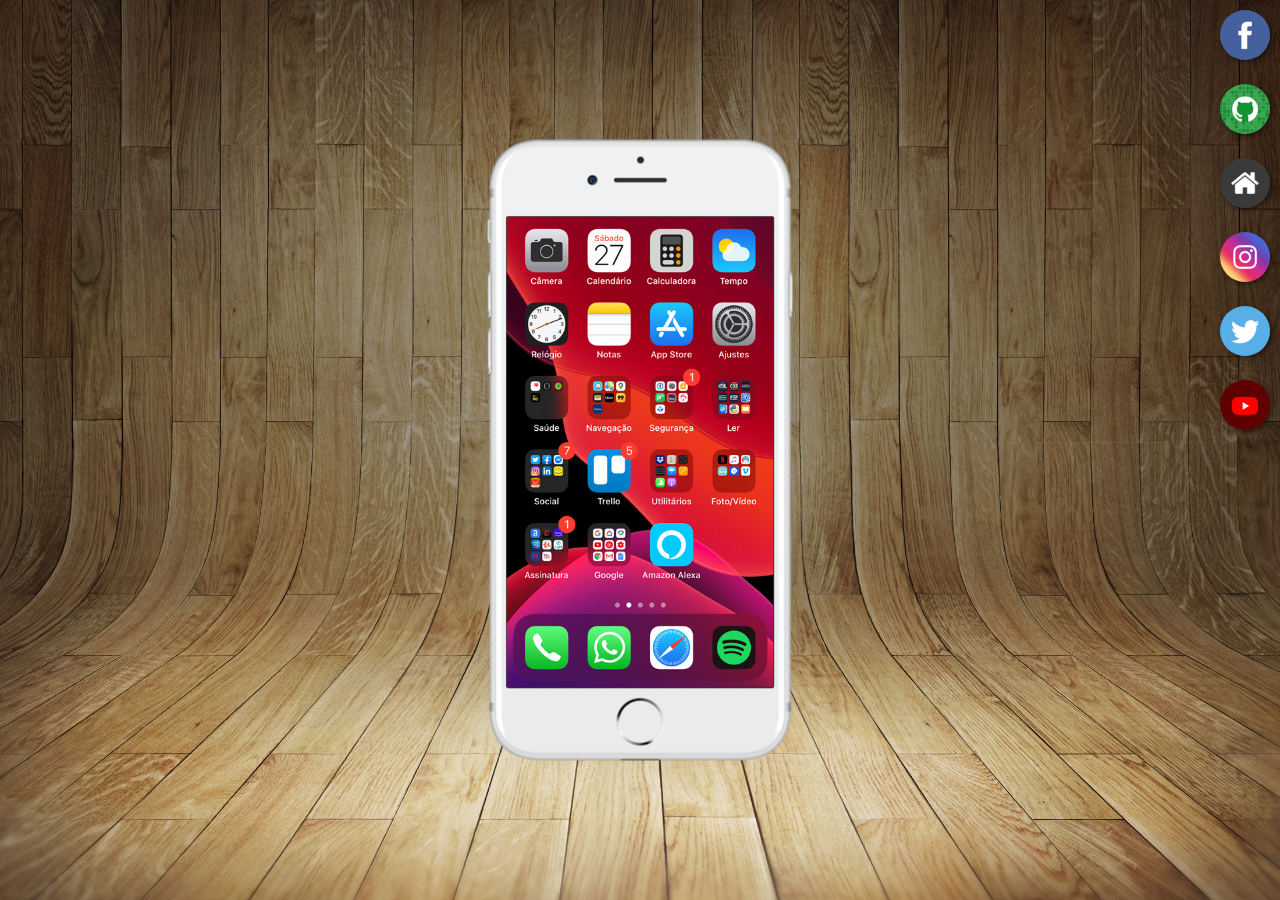
<file: index.html>
<!DOCTYPE html>
<html lang="en">
<head>
    <meta charset="UTF-8">
    <meta name="viewport" content="width=device-width, initial-scale=1.0">
    <link rel="shortcut icon" href="imagens/favicon.ico" type="image/x-icon">
    <title>Document</title>
    <link rel="stylesheet" href="estilo/style.css">
</head>
<body>
    <main>
        <section id = "fone">
            <iframe src="home.html" name="tela" id="tela" frameborder="0"></iframe>
        </section>
        <section id = "redes">
            <a href="fb.html" target="tela"><img src="imagens/logo-facebook.jpg" alt=""> </a><br>
            <a href="gh.html" target="tela"><img src="imagens/logo-github.jpg" alt=""> </a><br>
            <a href="home.html" target="tela"><img src="imagens/logo-home.jpg" alt=""> </a><br>
            <a href="in.html" target="tela"><img src="imagens/logo-instagram.jpg" alt=""> </a><br>
            <a href="tw.html" target="tela"><img src="imagens/logo-twitter.jpg" alt=""> </a><br>
            <a href="yt.html" target="tela"><img src="imagens/logo-youtube.jpg" alt=""> </a>
        </section>
    </main>
</body>
</html>
</file>
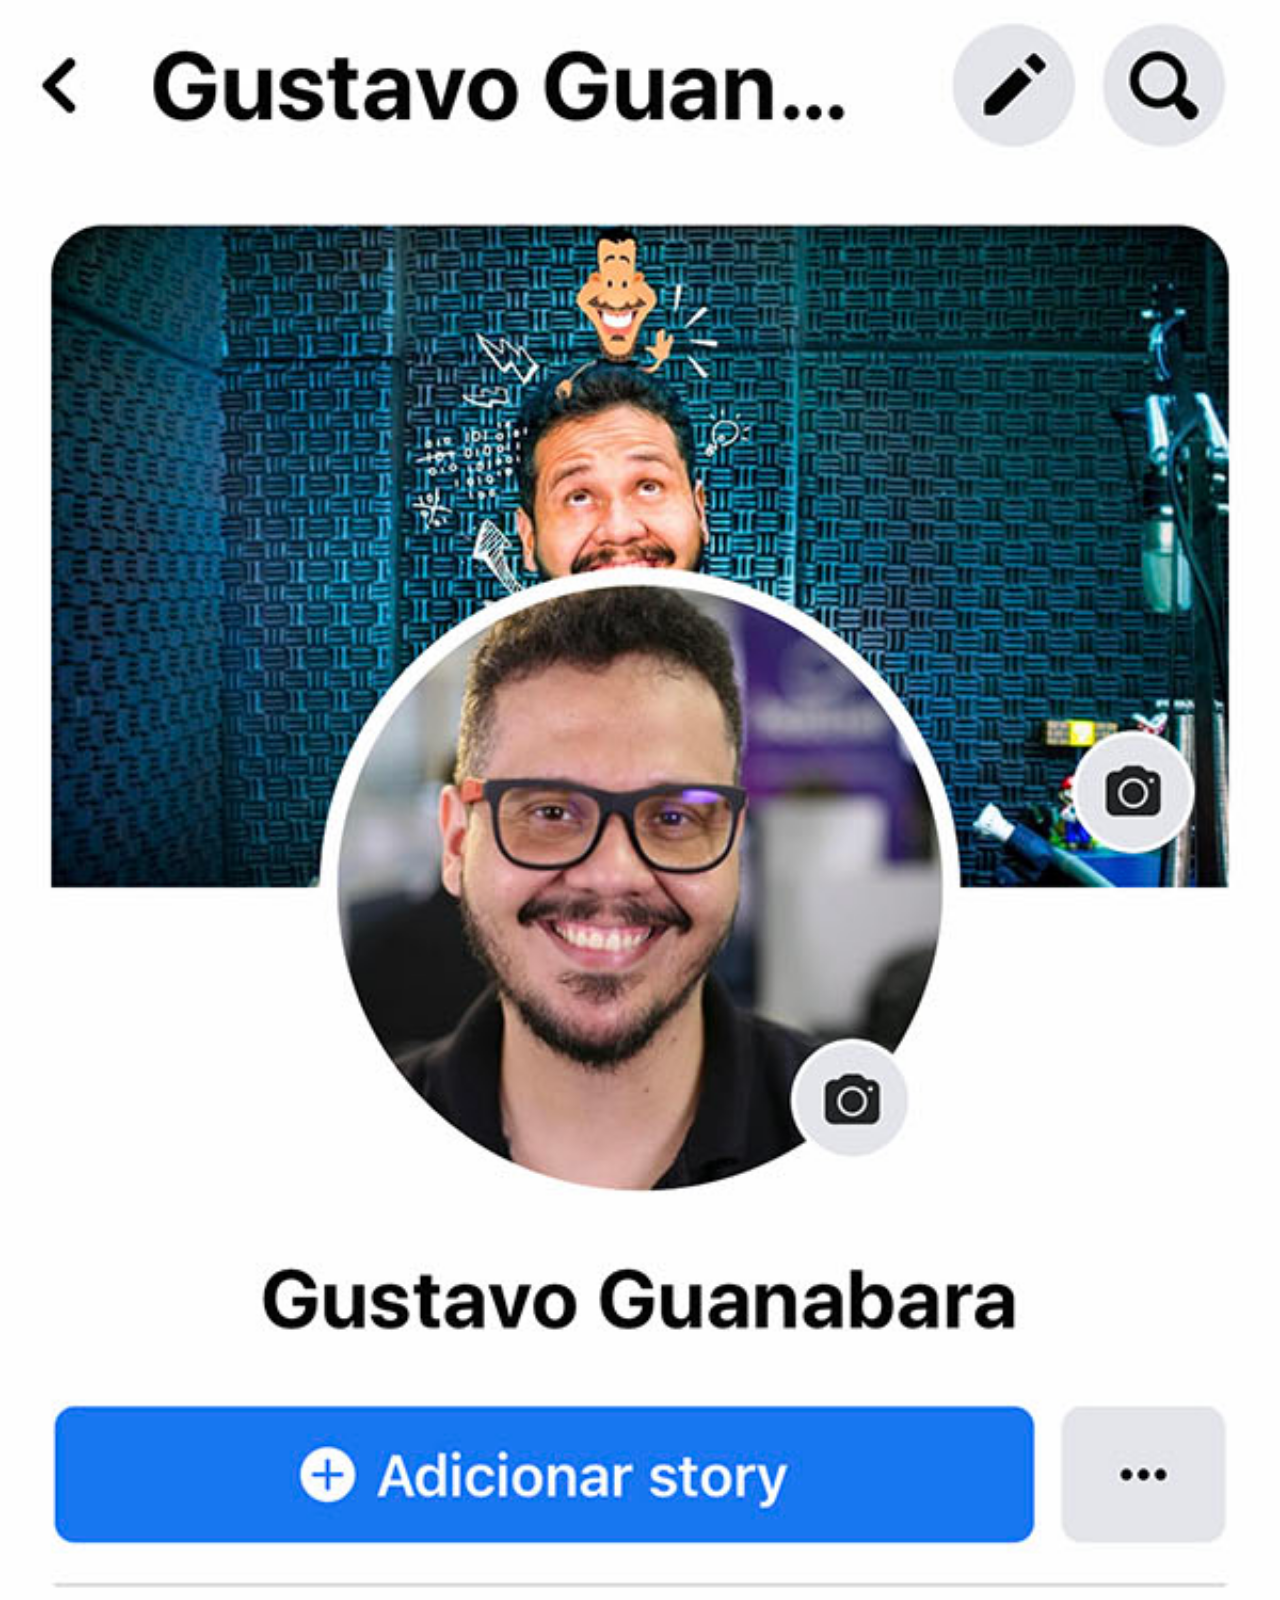
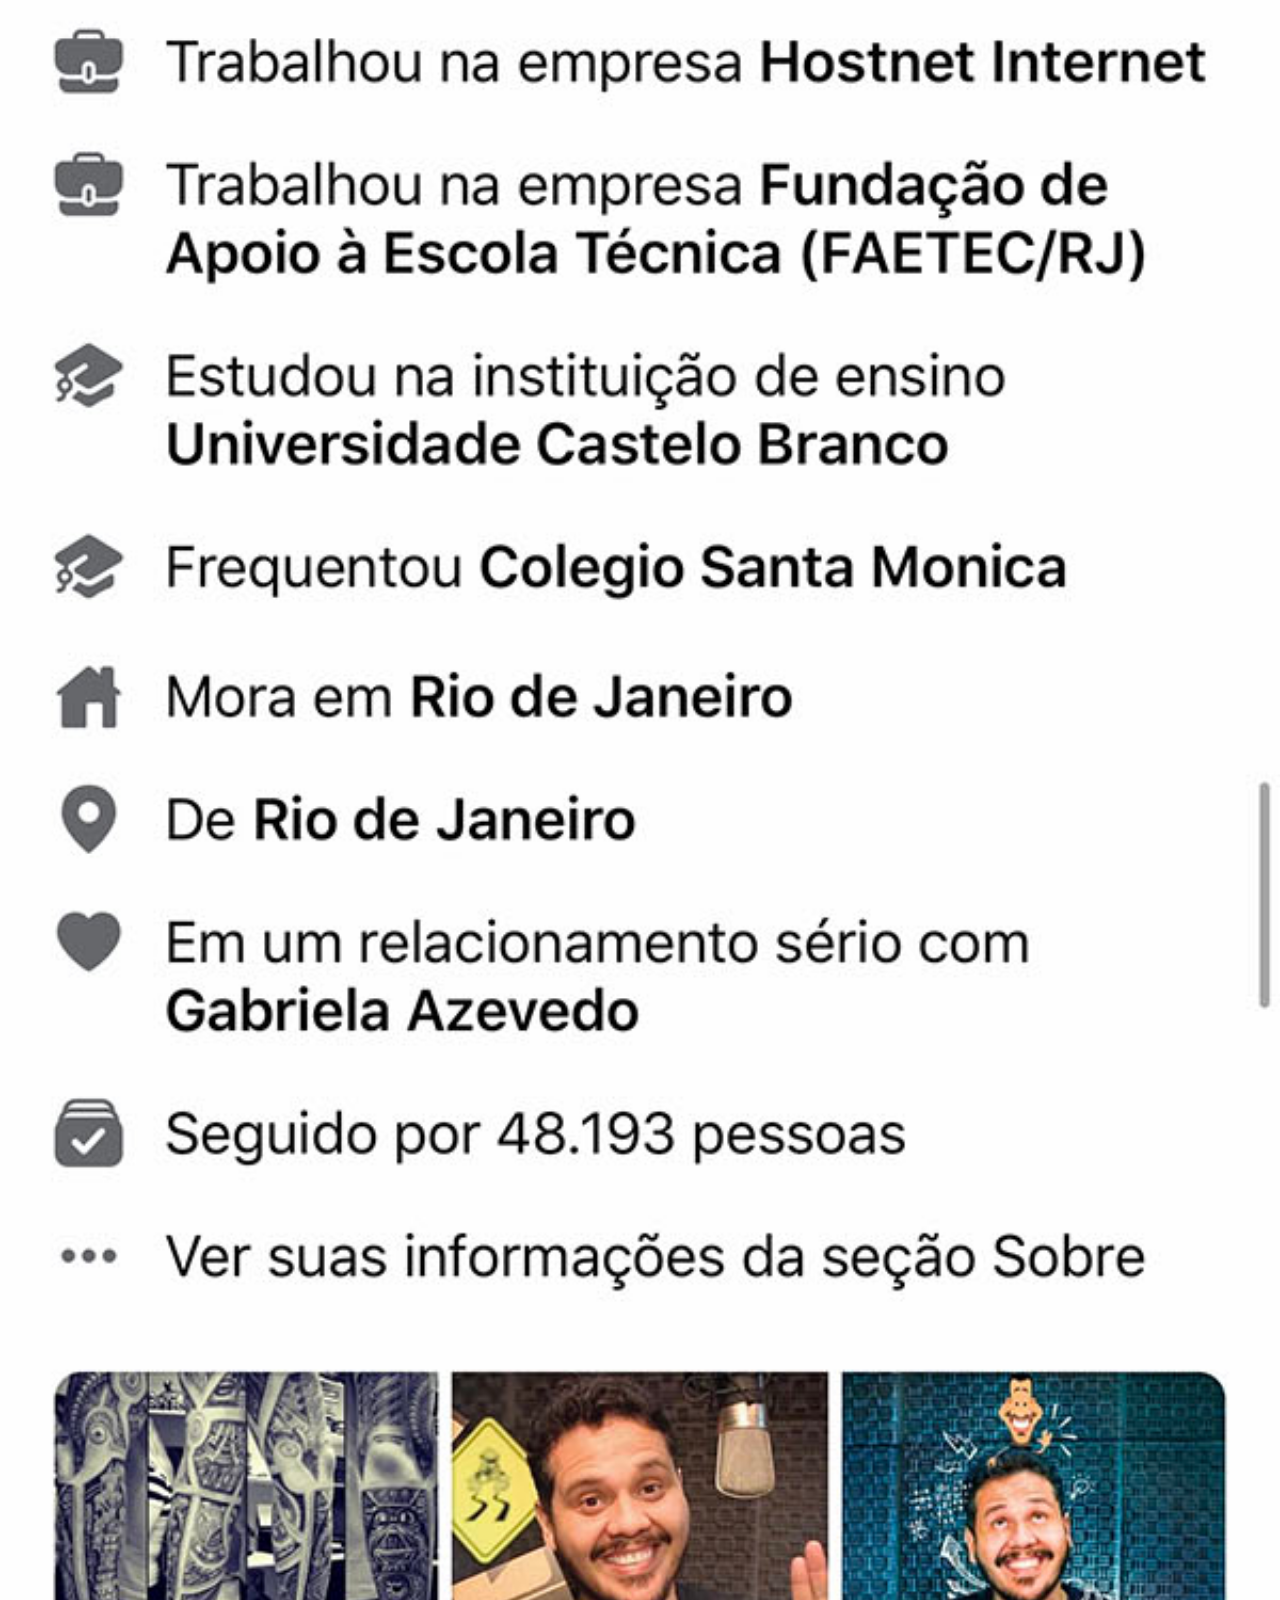
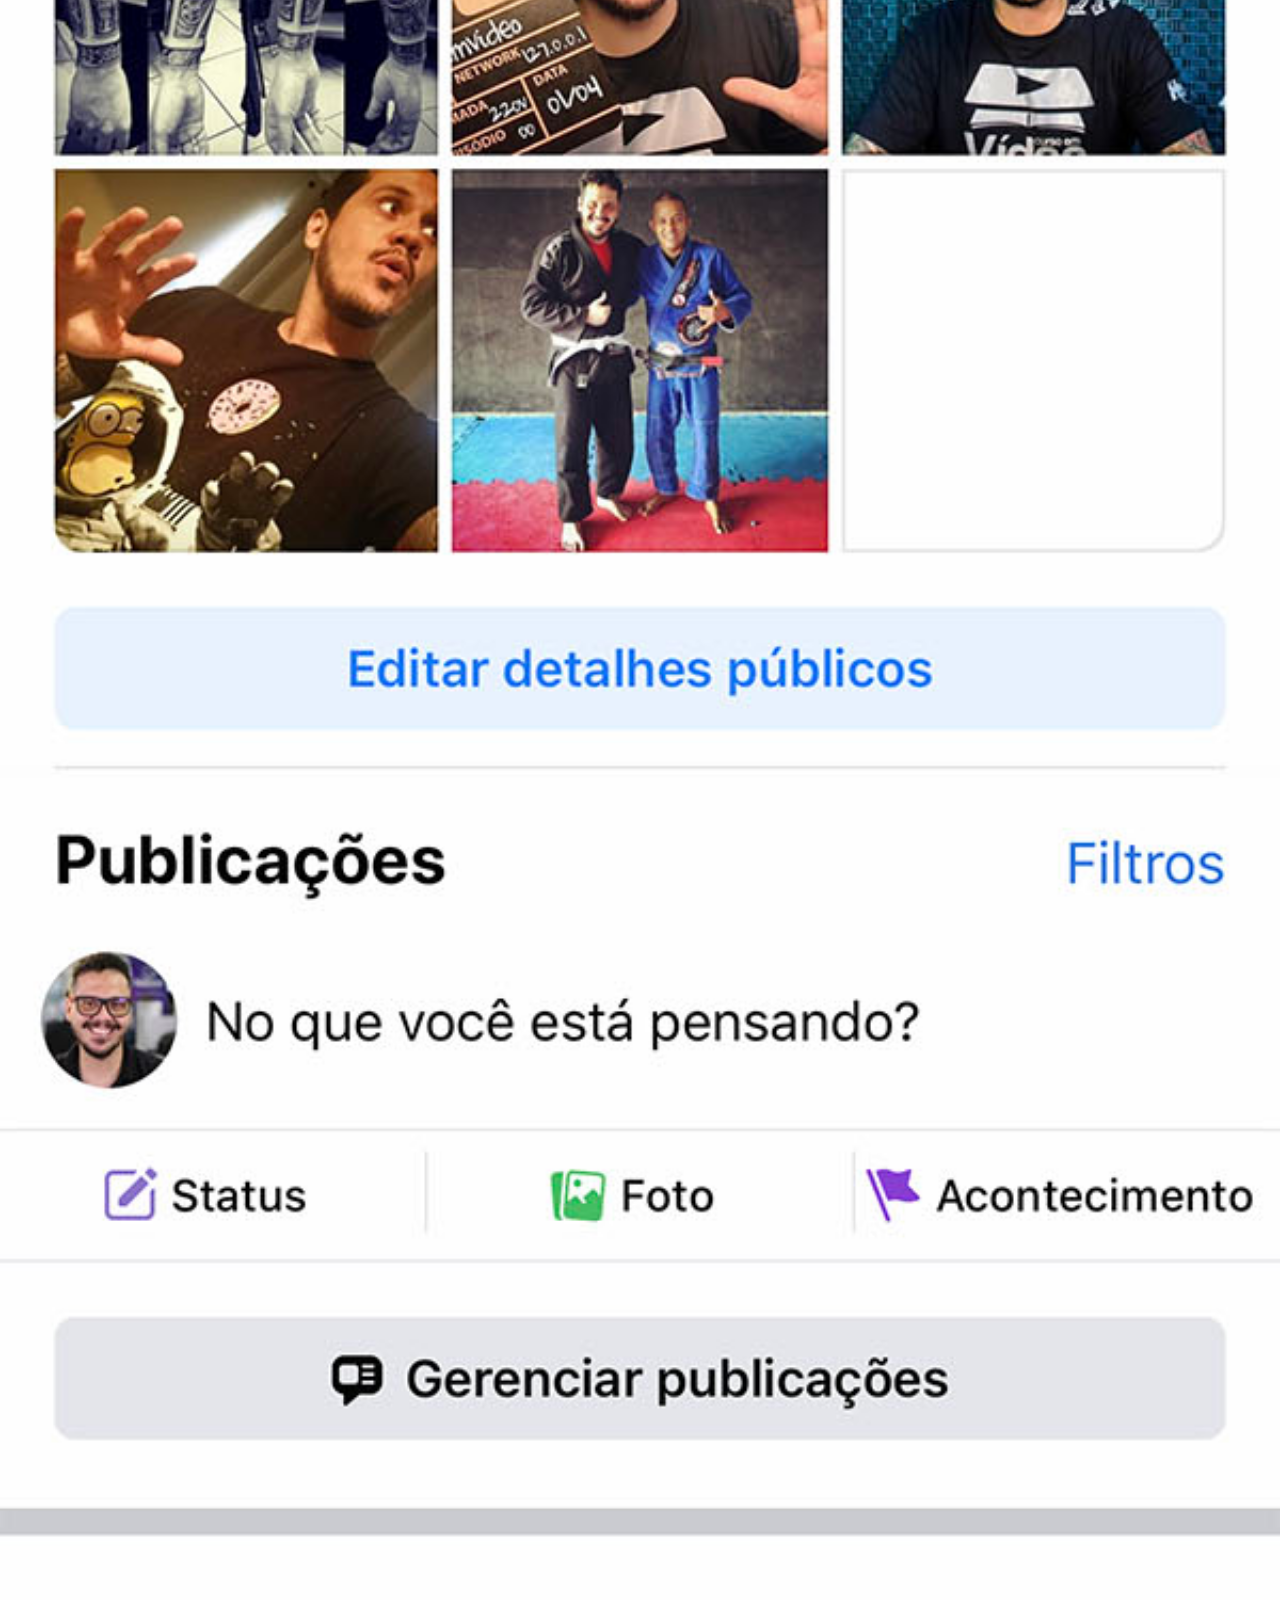
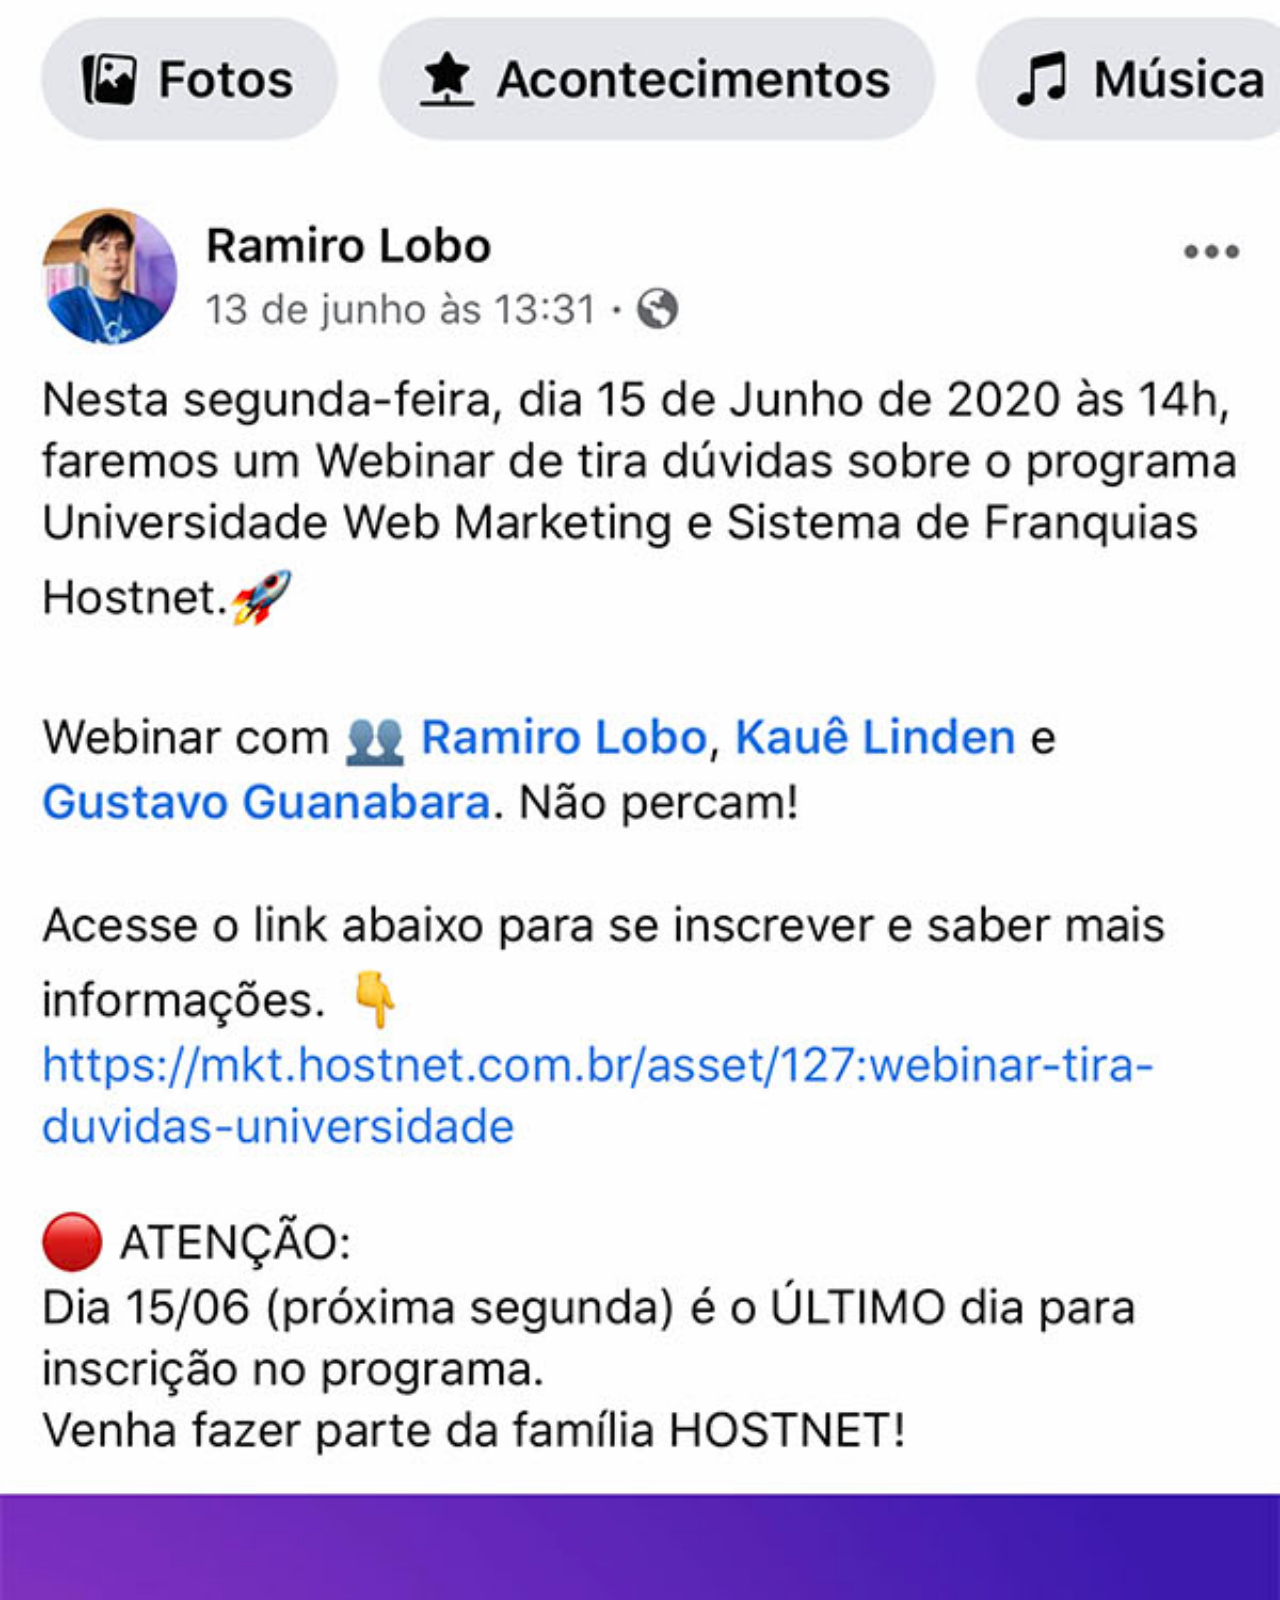
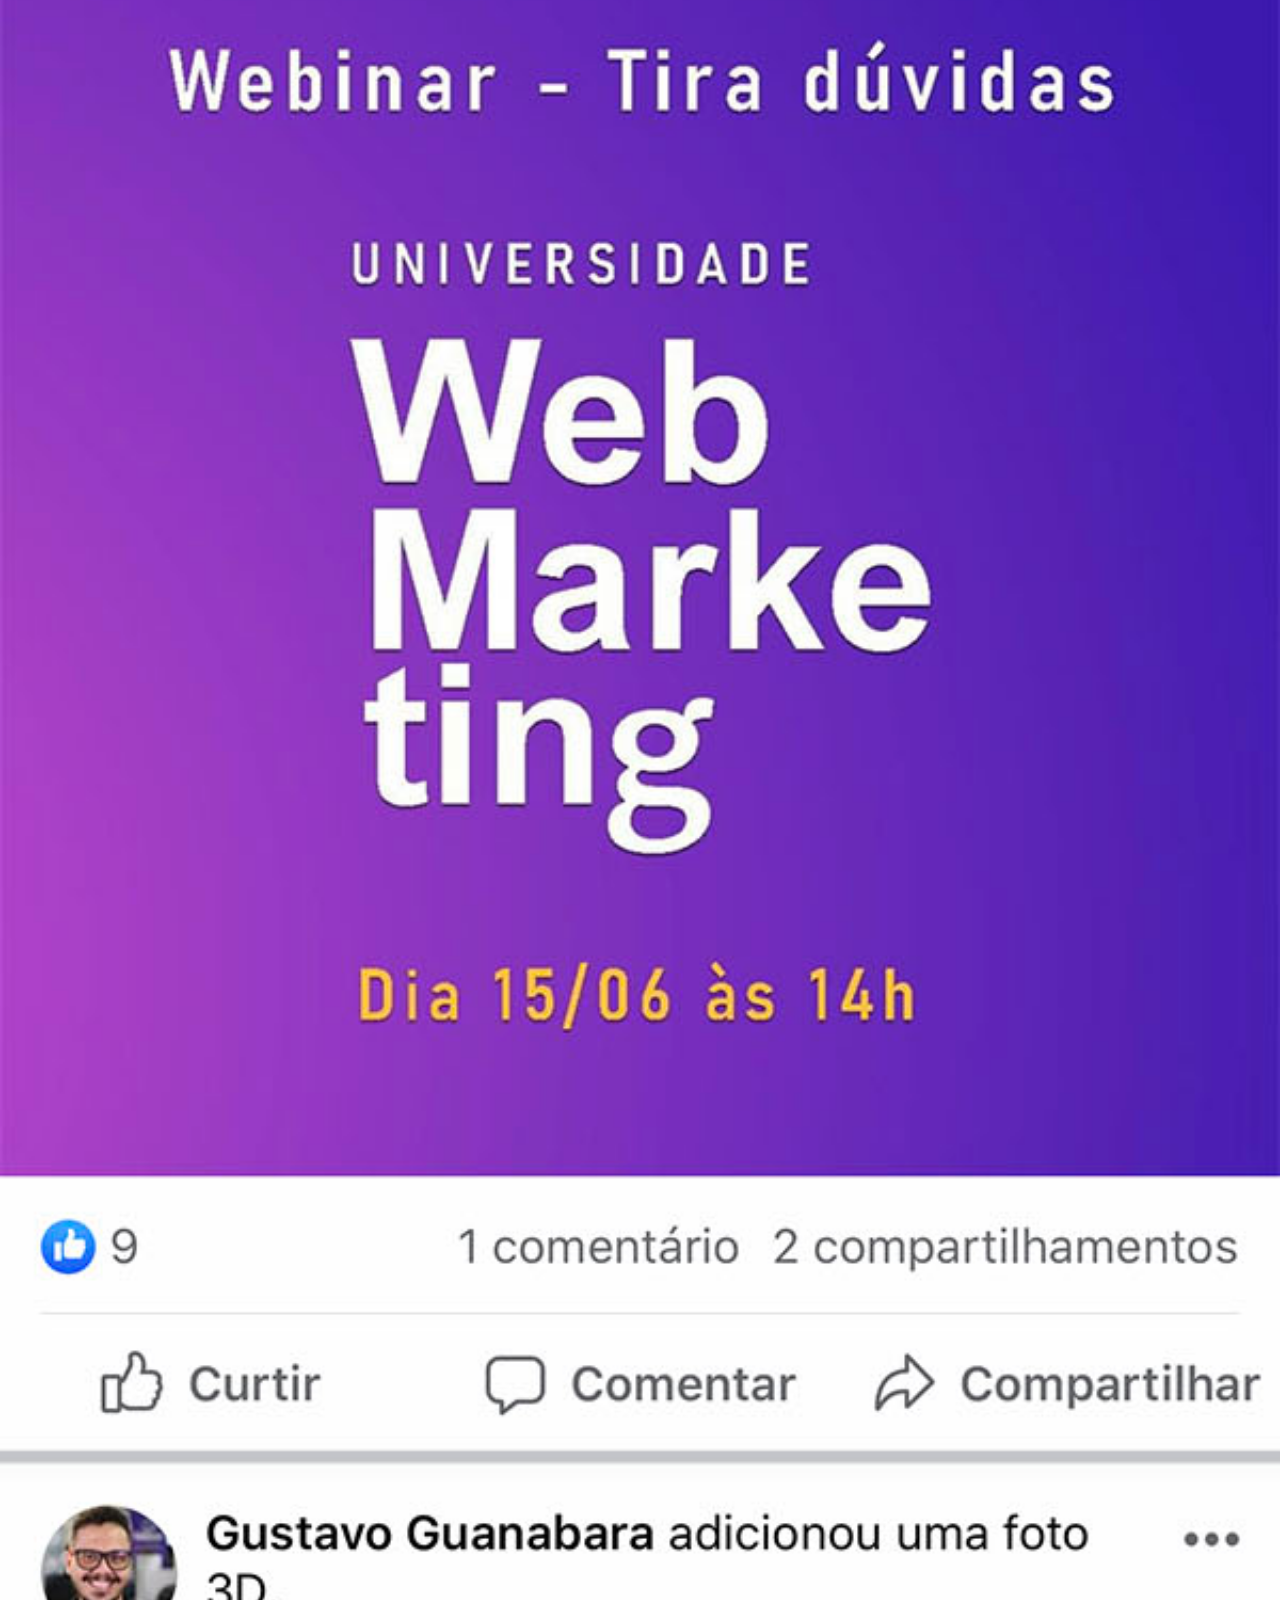
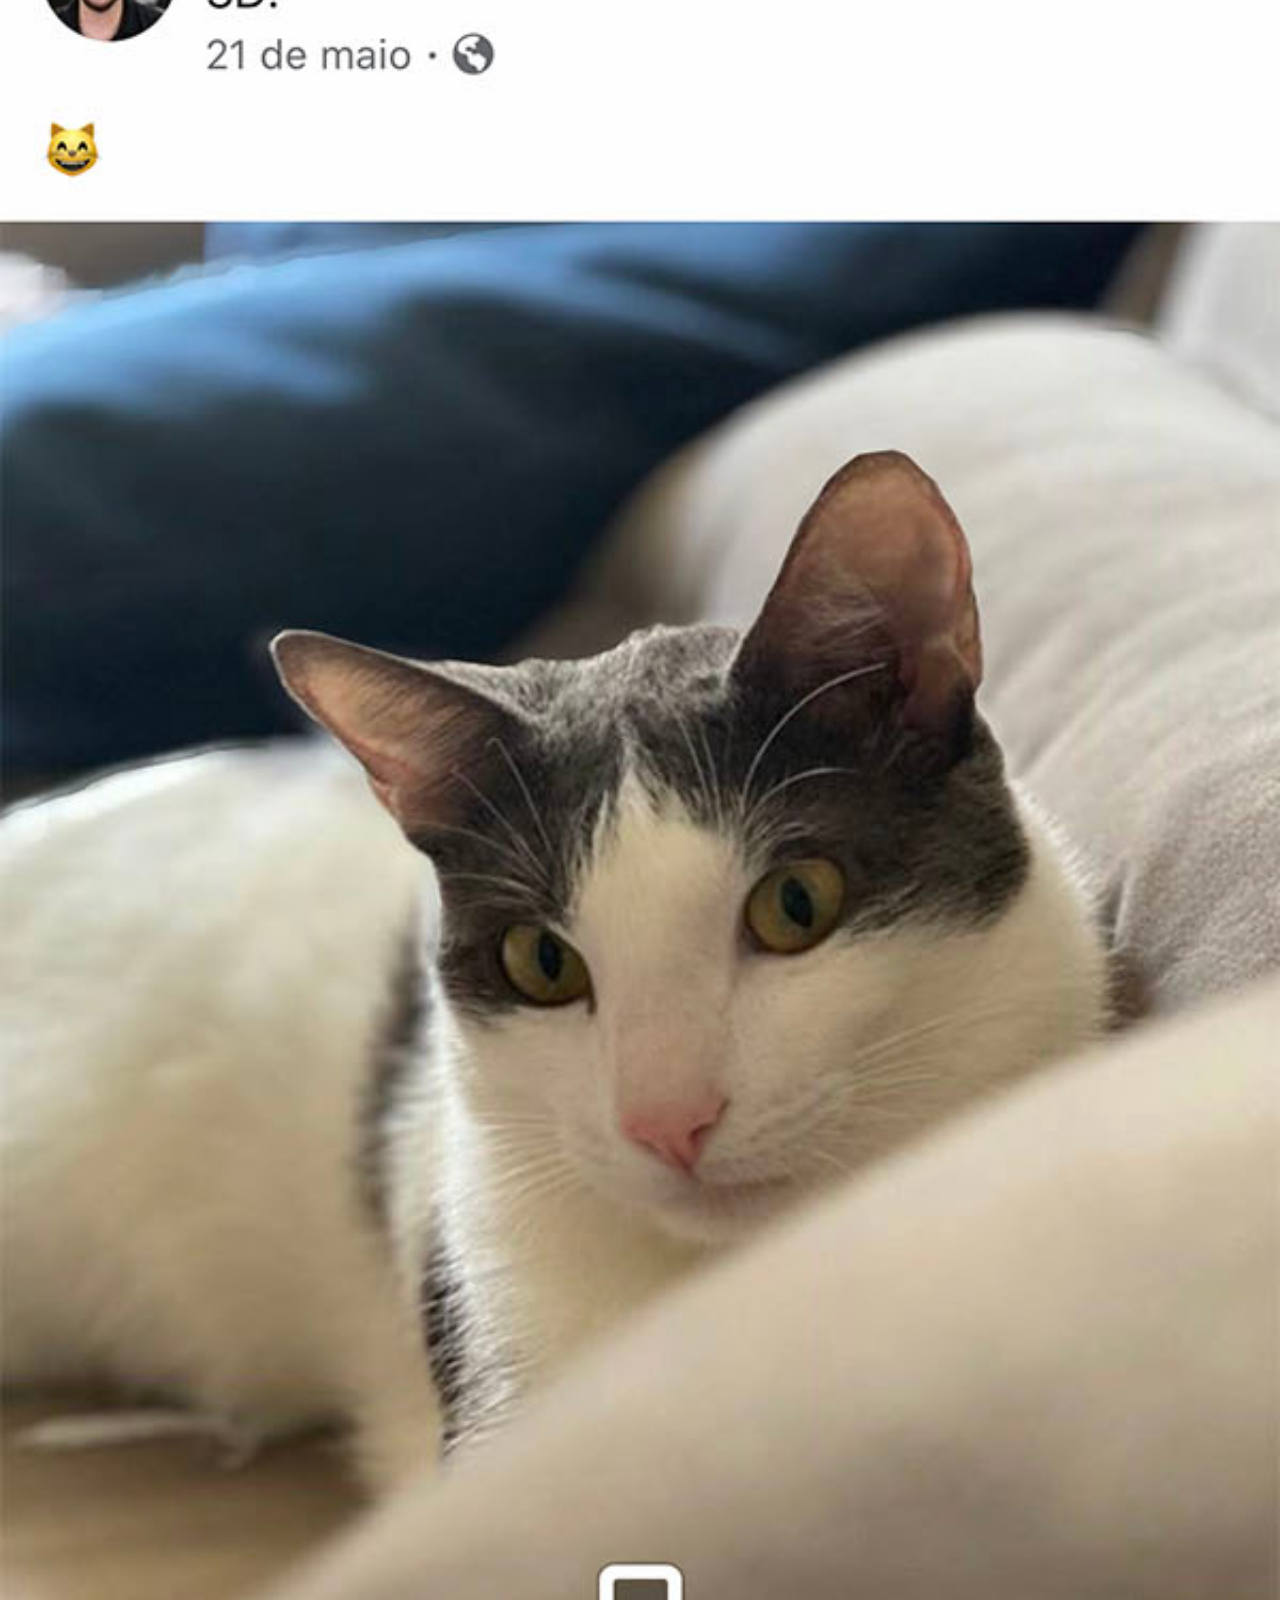
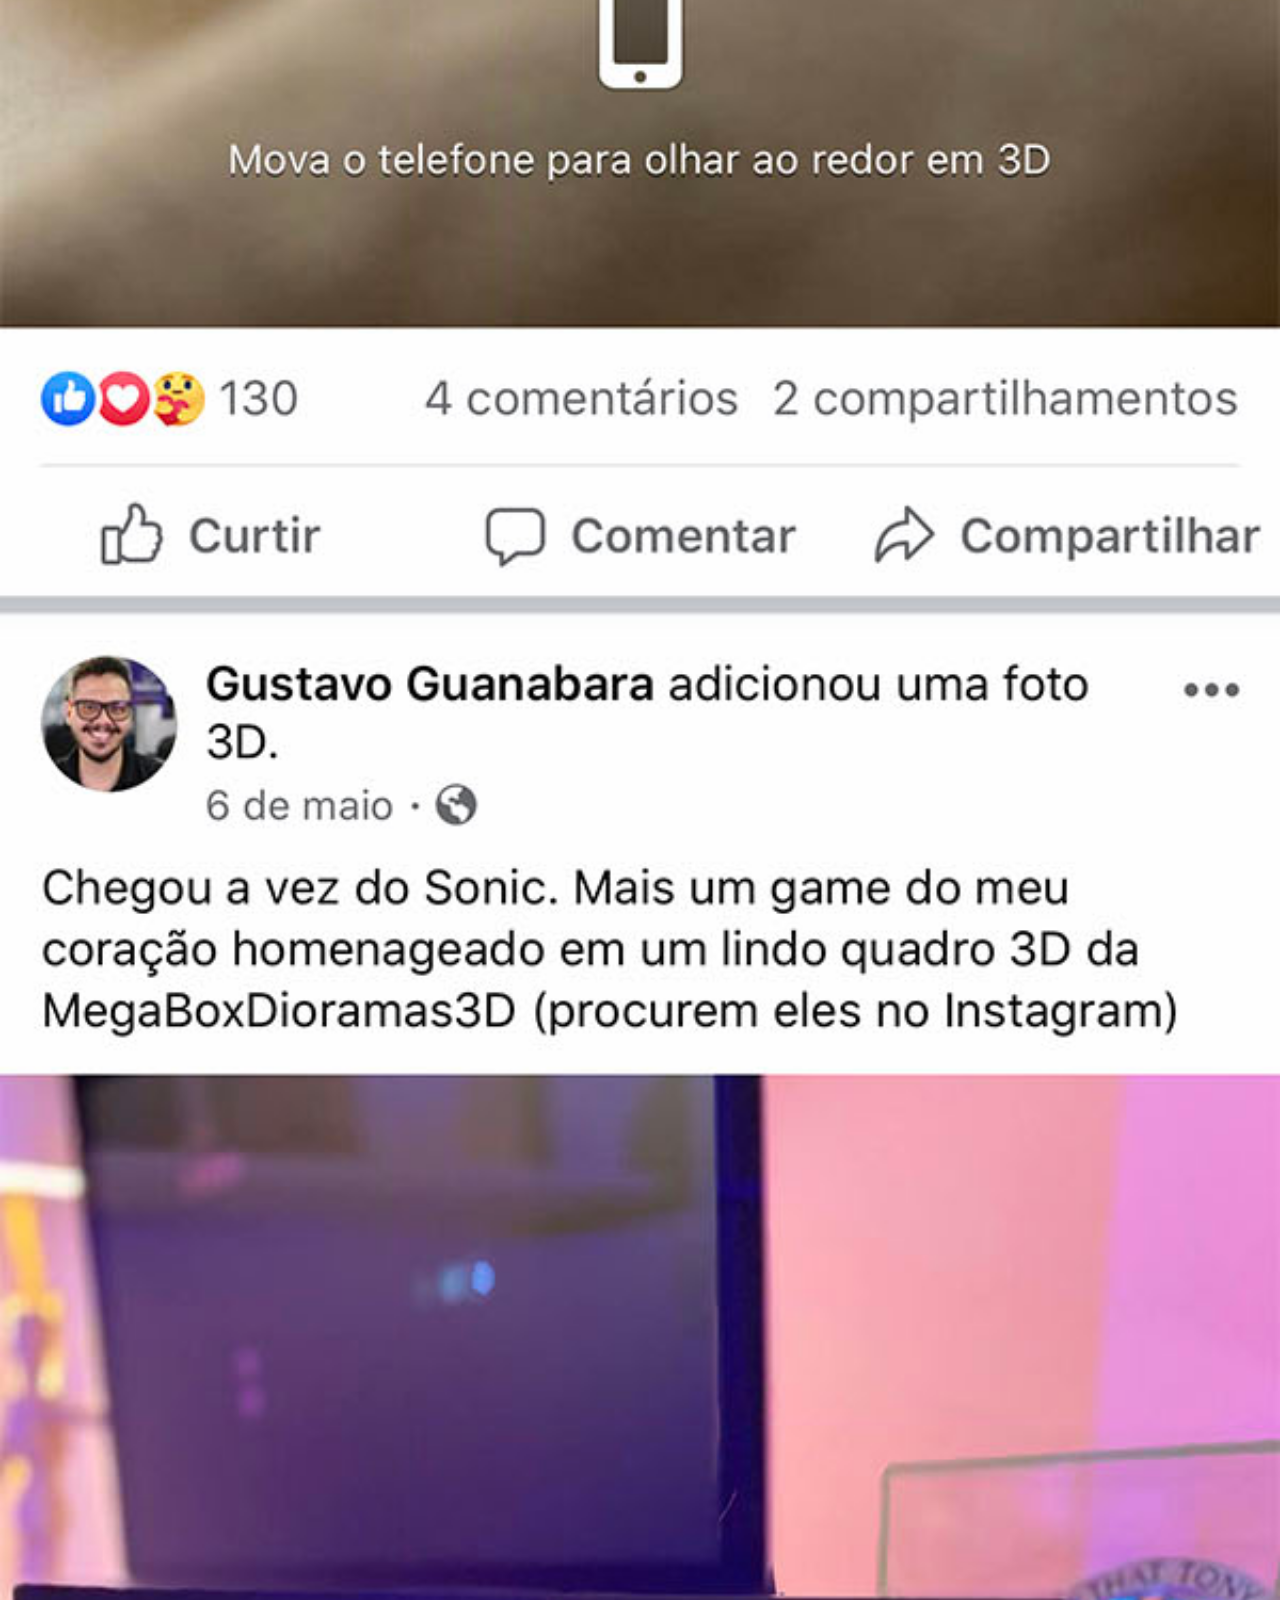
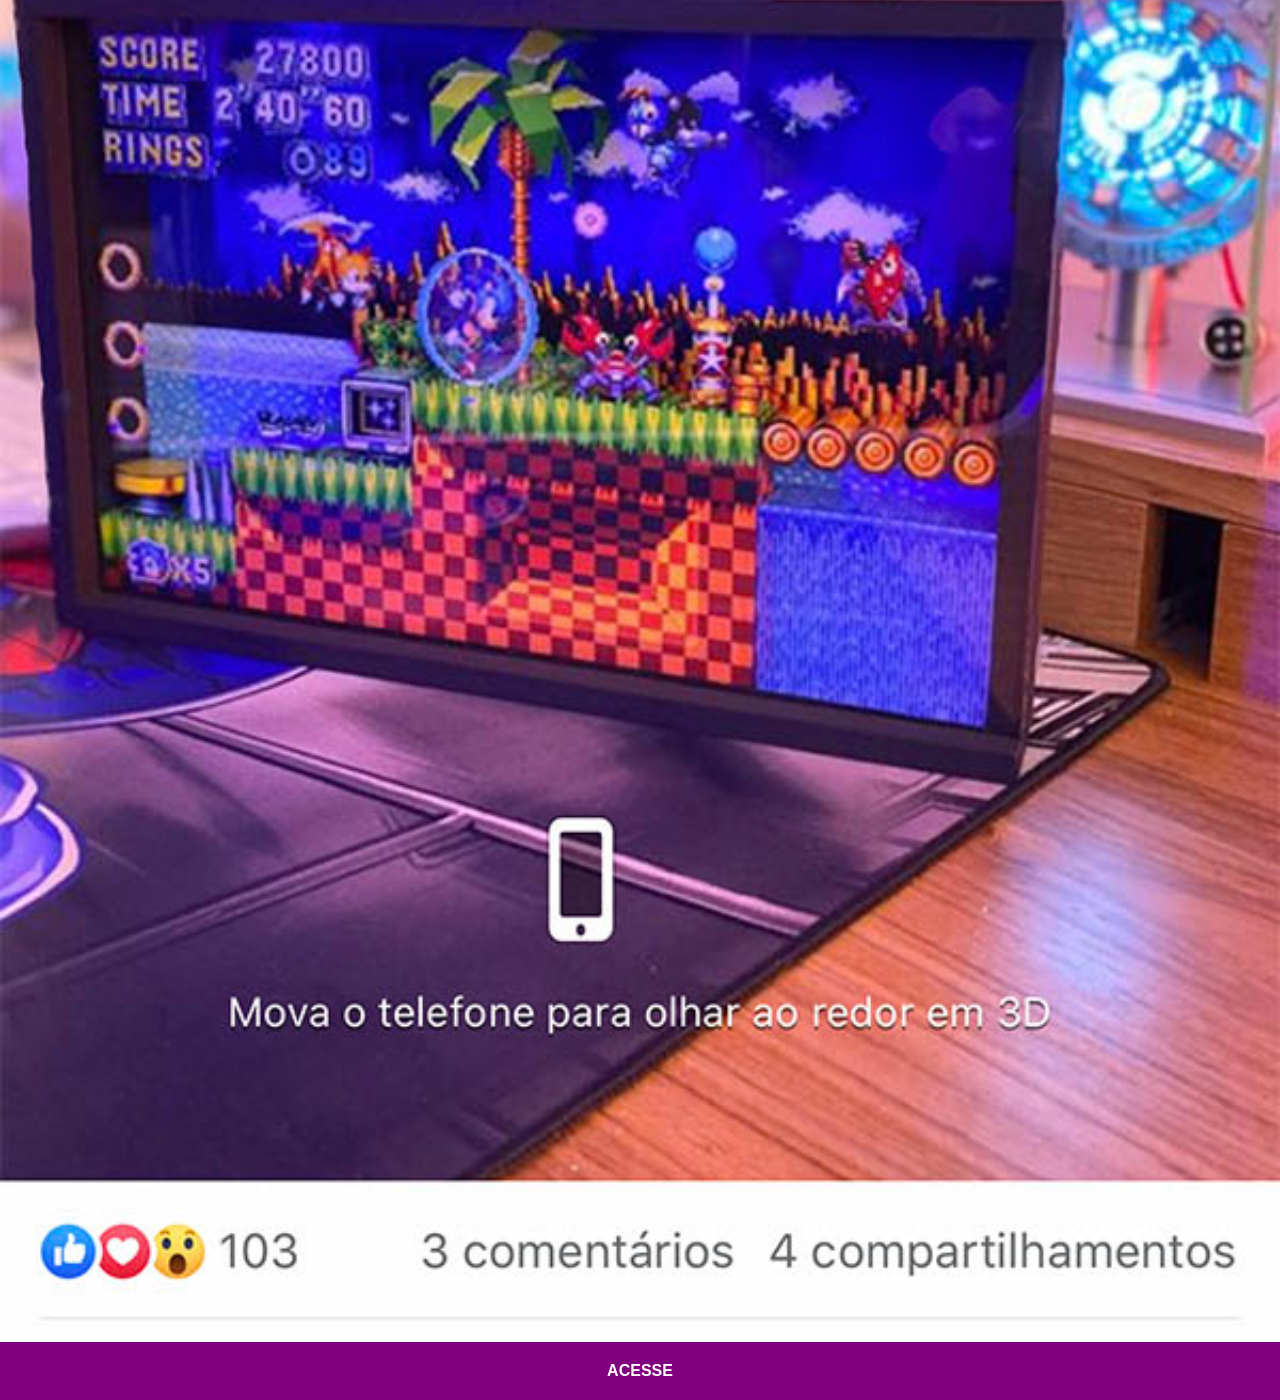
<file: fb.html>
<!DOCTYPE html>
<html lang="en">
<head>
    <meta charset="UTF-8">
    <meta name="viewport" content="width=device-width, initial-scale=1.0">
    <link rel="stylesheet" href="estilo/midiar.css">
    <title>Document</title>
</head>
<body>
    <img src="imagens/tela-facebook.jpg" alt="">
    <a href="https://web.facebook.com/" target="_blank">ACESSE</a>
</body>
</html>
</file>
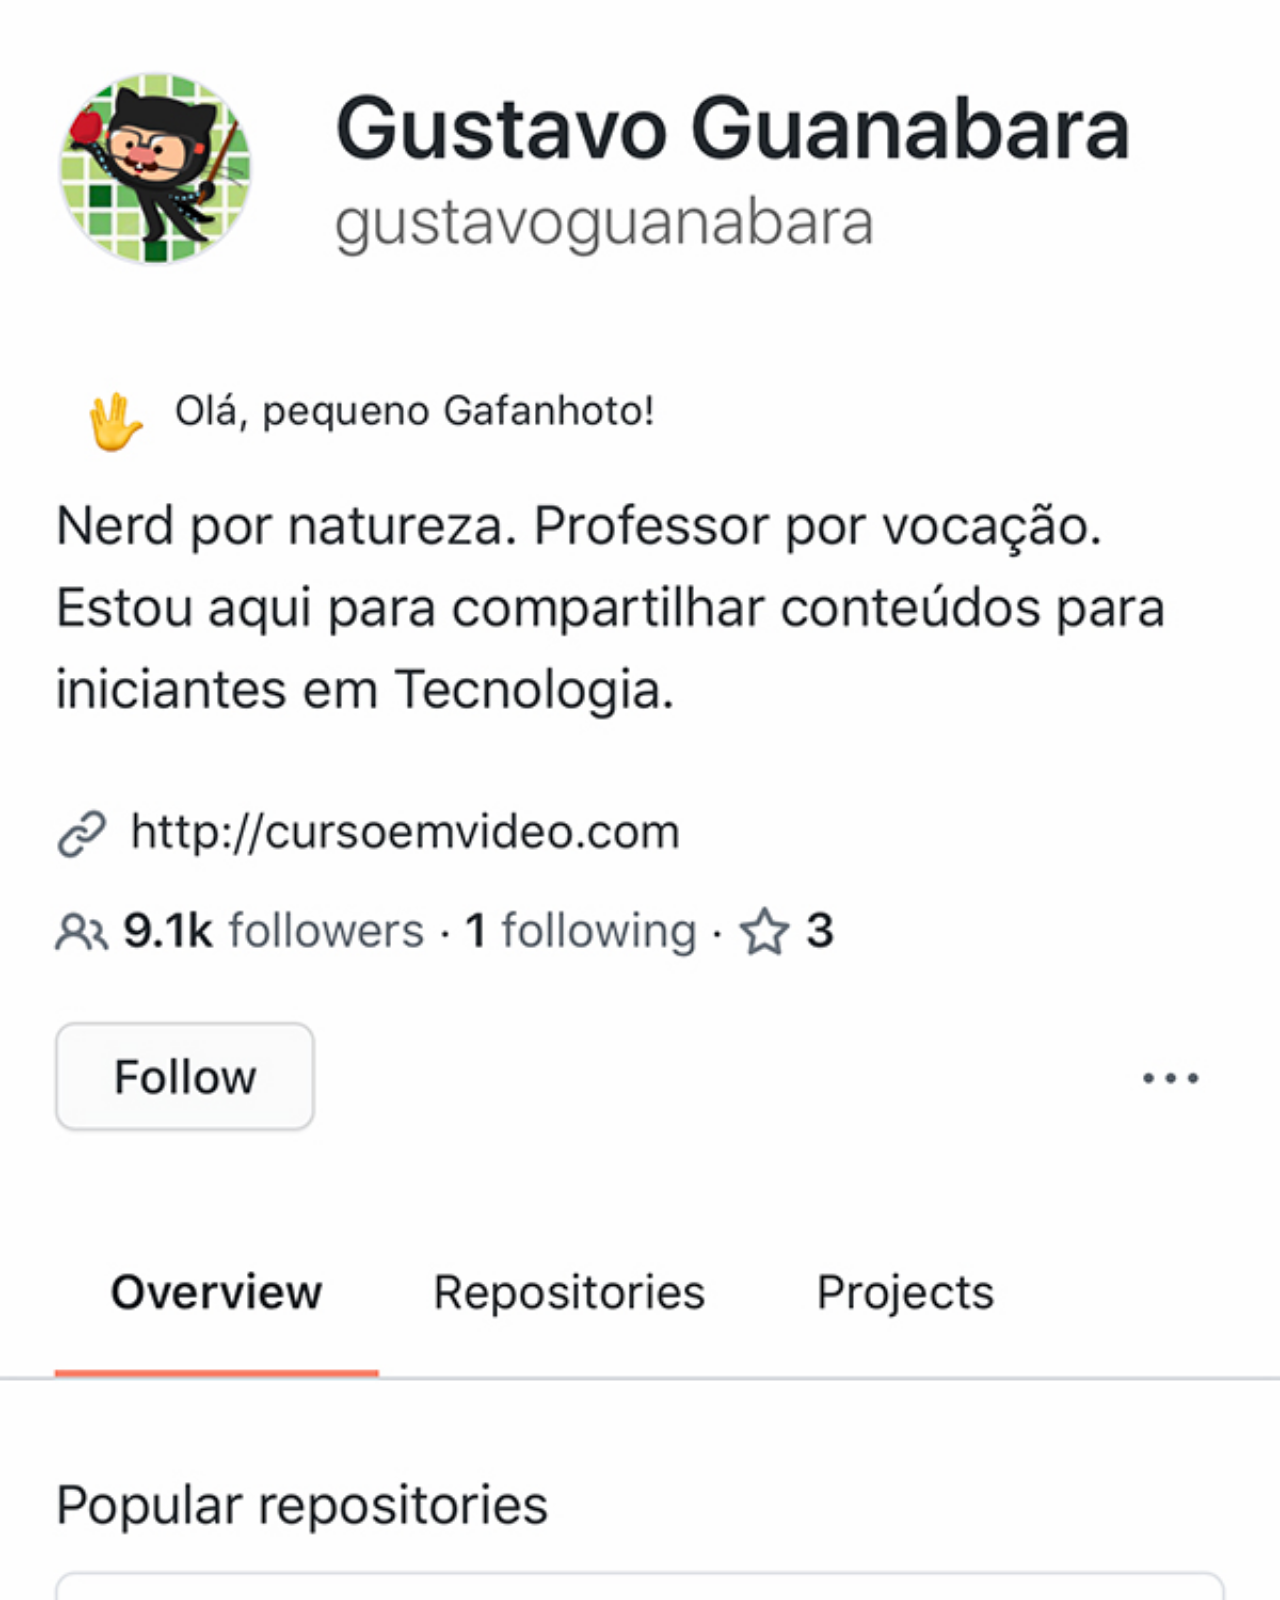
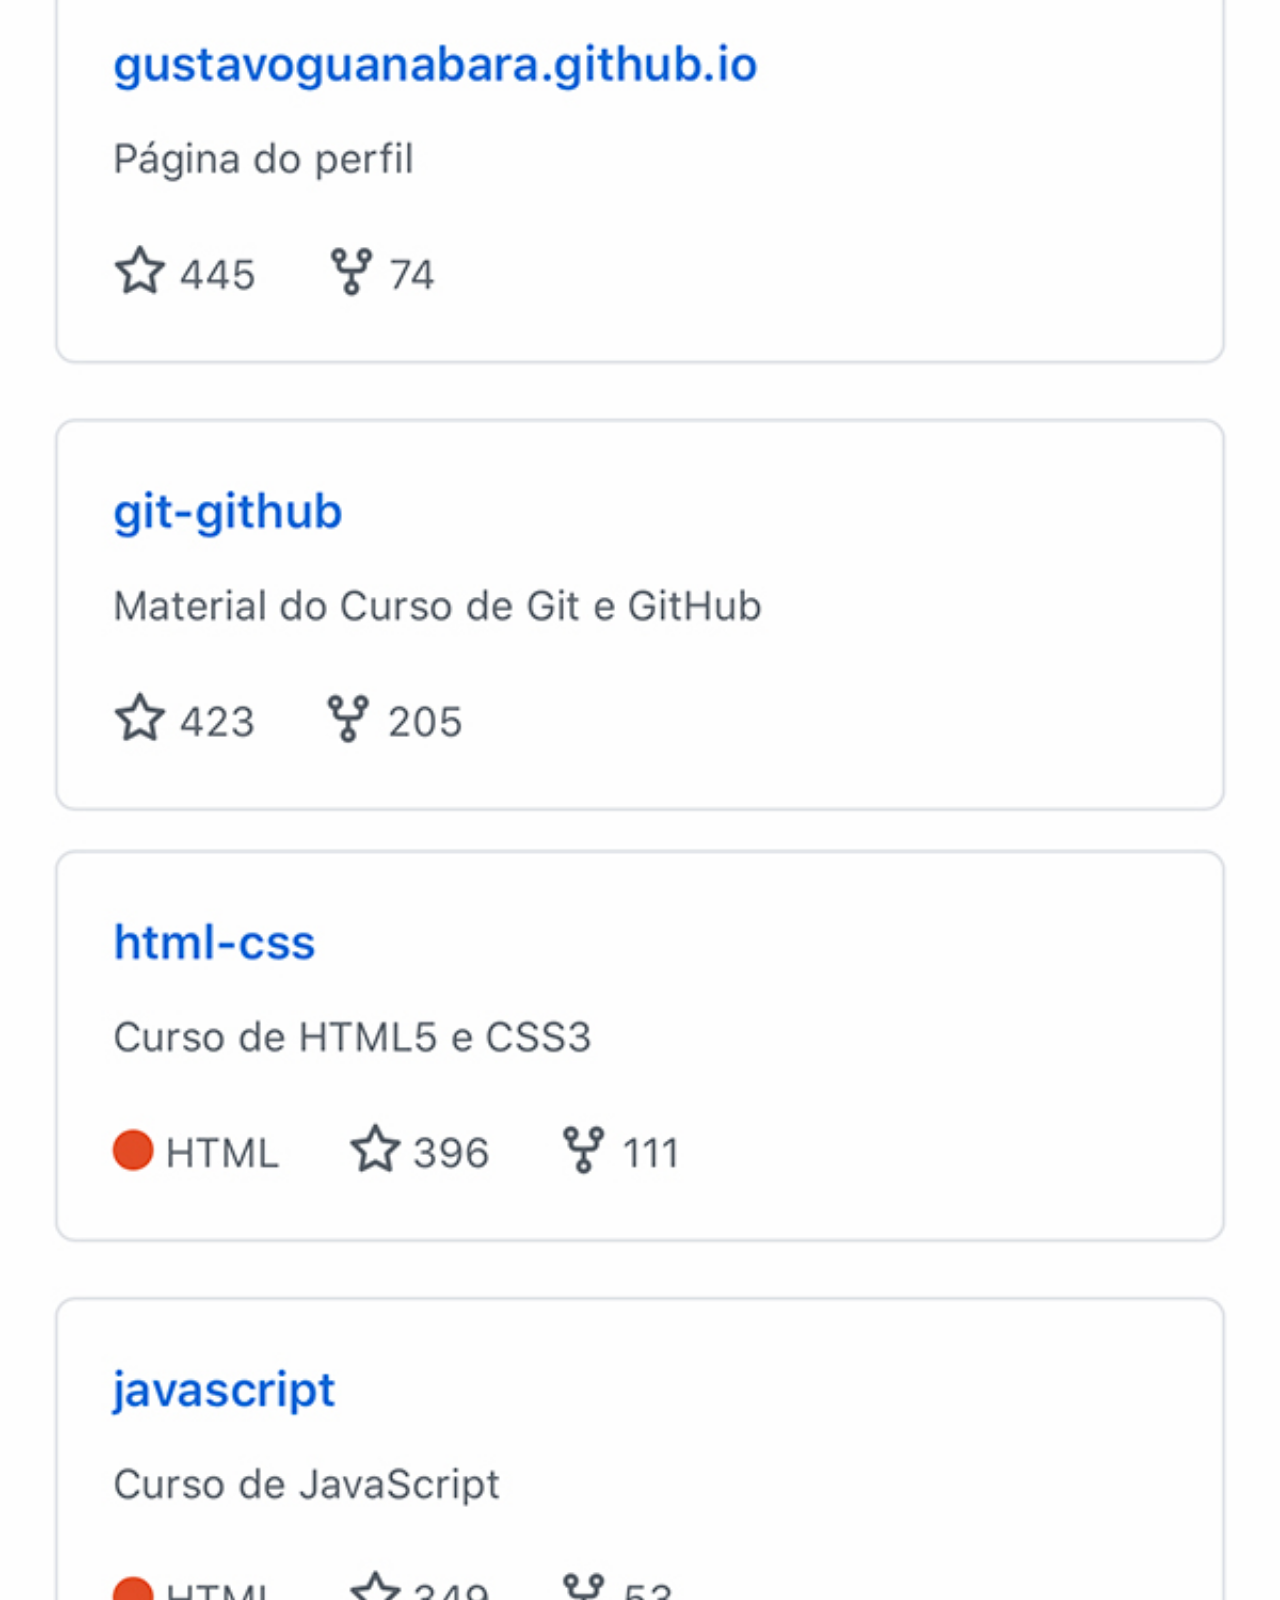
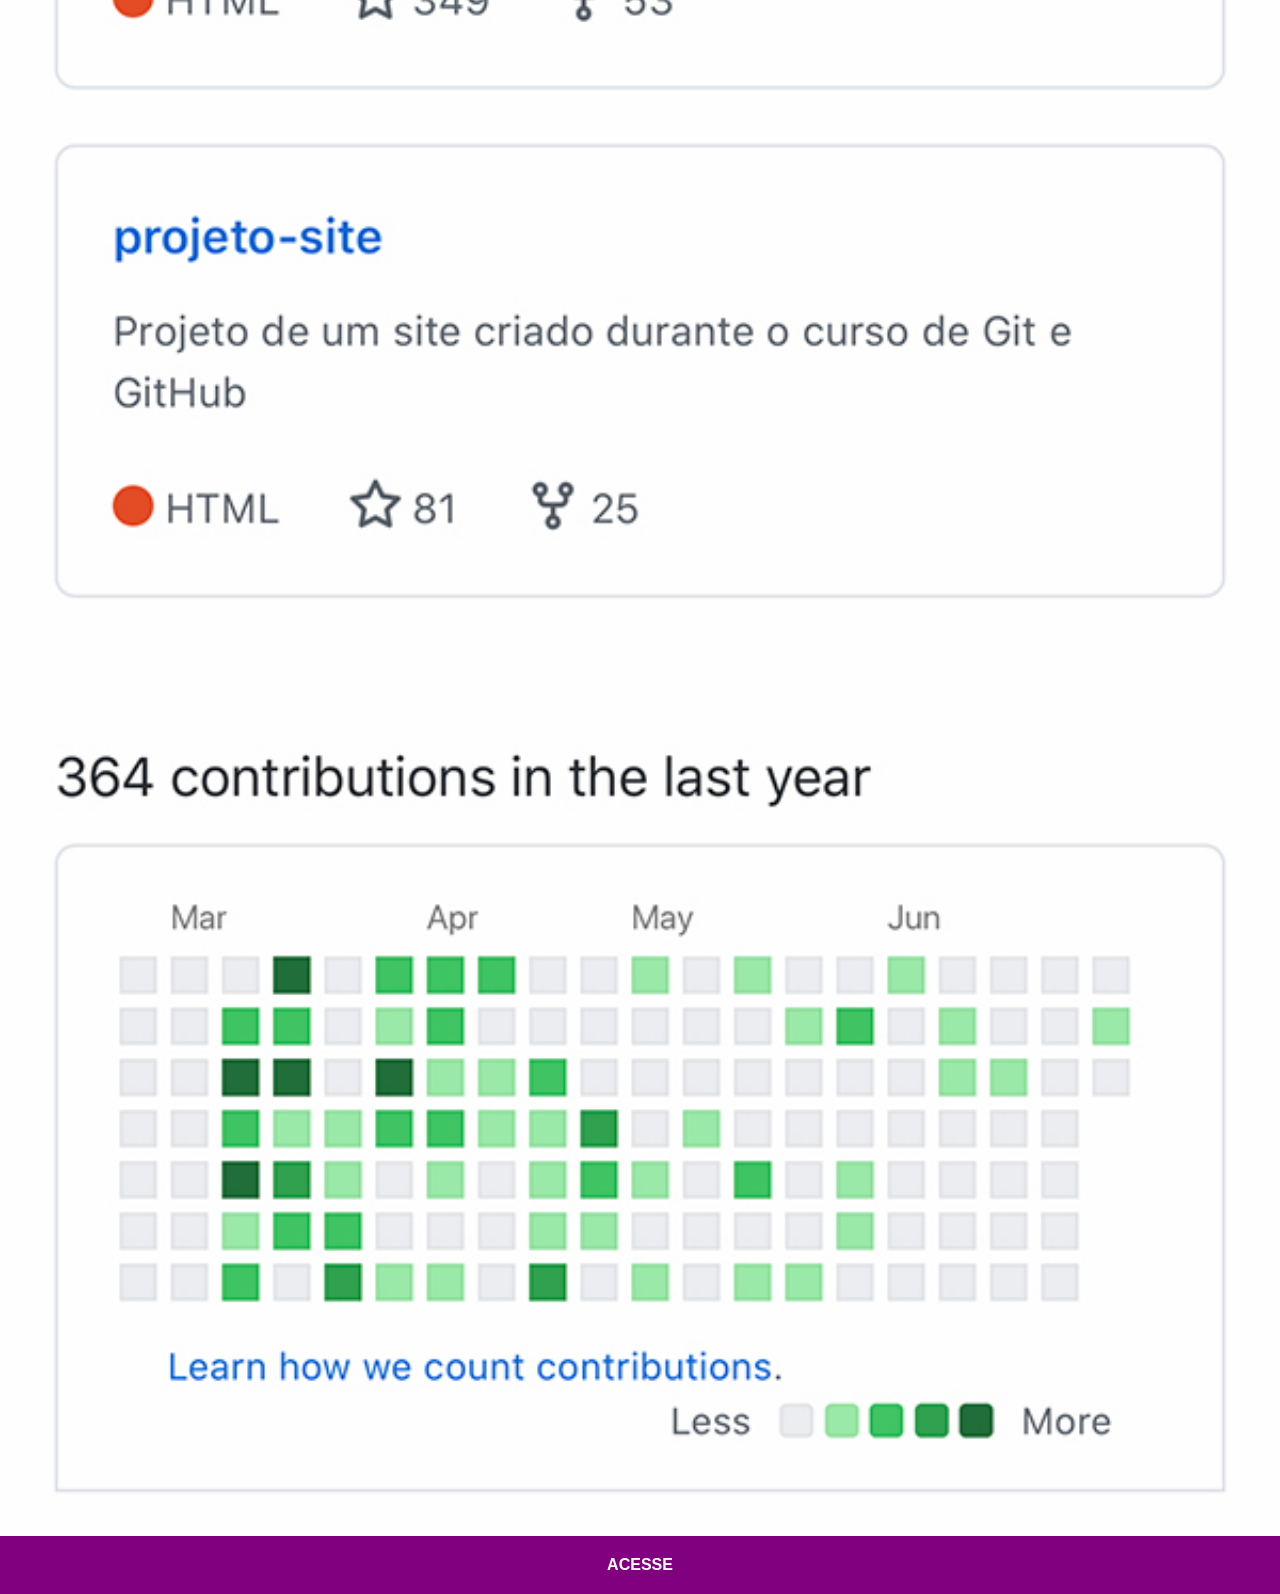
<file: gh.html>
<!DOCTYPE html>
<html lang="en">
<head>
    <meta charset="UTF-8">
    <meta name="viewport" content="width=device-width, initial-scale=1.0">
    <link rel="stylesheet" href="estilo/midiar.css">
    <title>Document</title>
</head>
<body>
    <img src="imagens/tela-github.jpg" alt="">
    <a href="https://github.com/" target="_blank">ACESSE</a>
</body>
</html>
</file>
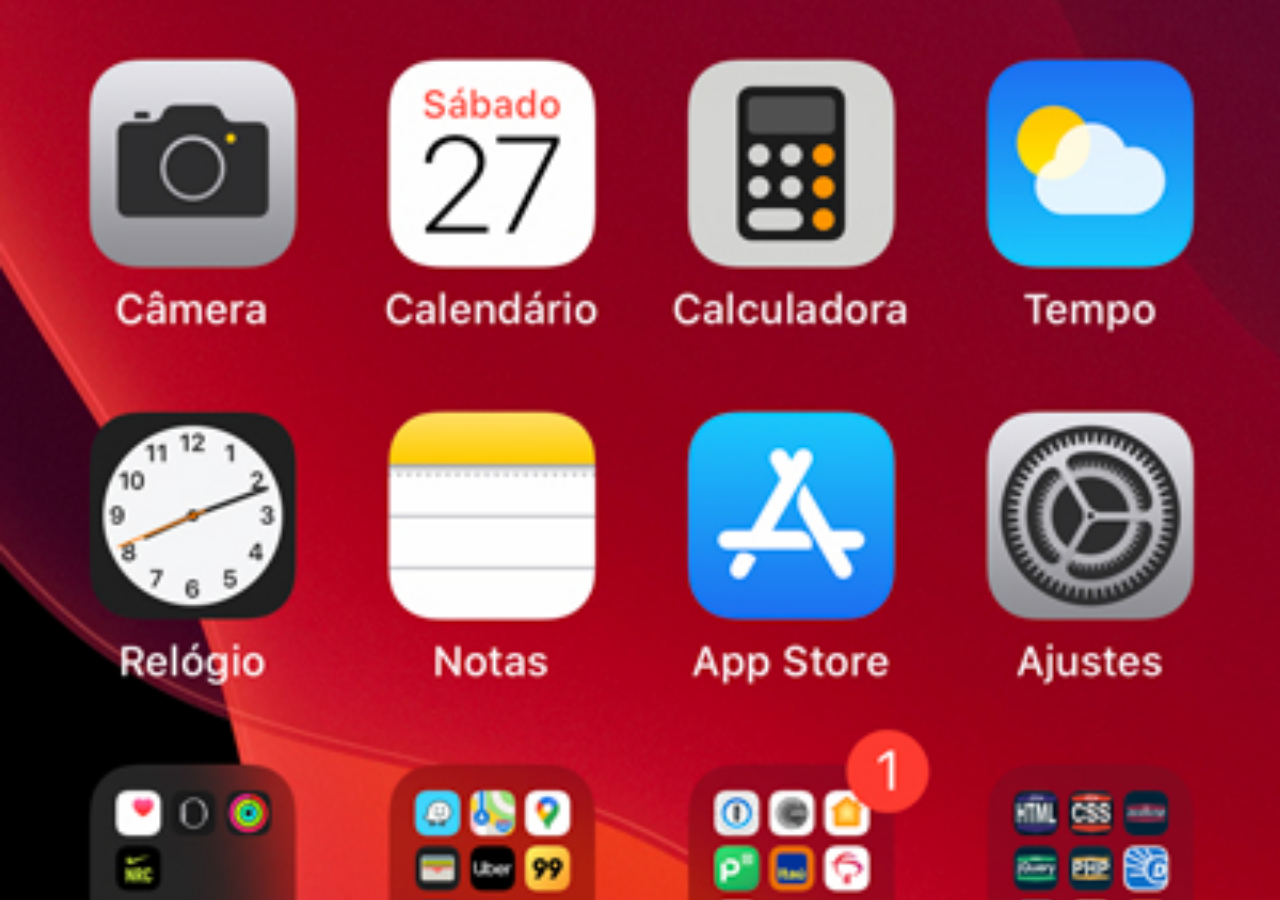
<file: home.html>
<!DOCTYPE html>
<html lang="en">
<head>
    <meta charset="UTF-8">
    <meta name="viewport" content="width=device-width, initial-scale=1.0">
    <title>Document</title>
    <style>
        * {
            margin: 0px;
            padding: 0px;
        }

        body {
            width: 100vw;
            height: 100vh;
            background: black url('imagens/tela-home.jpg') no-repeat top center;
            background-size: cover;
        }
    </style>
</head>
<body>
    
</body>
</html>
</file>
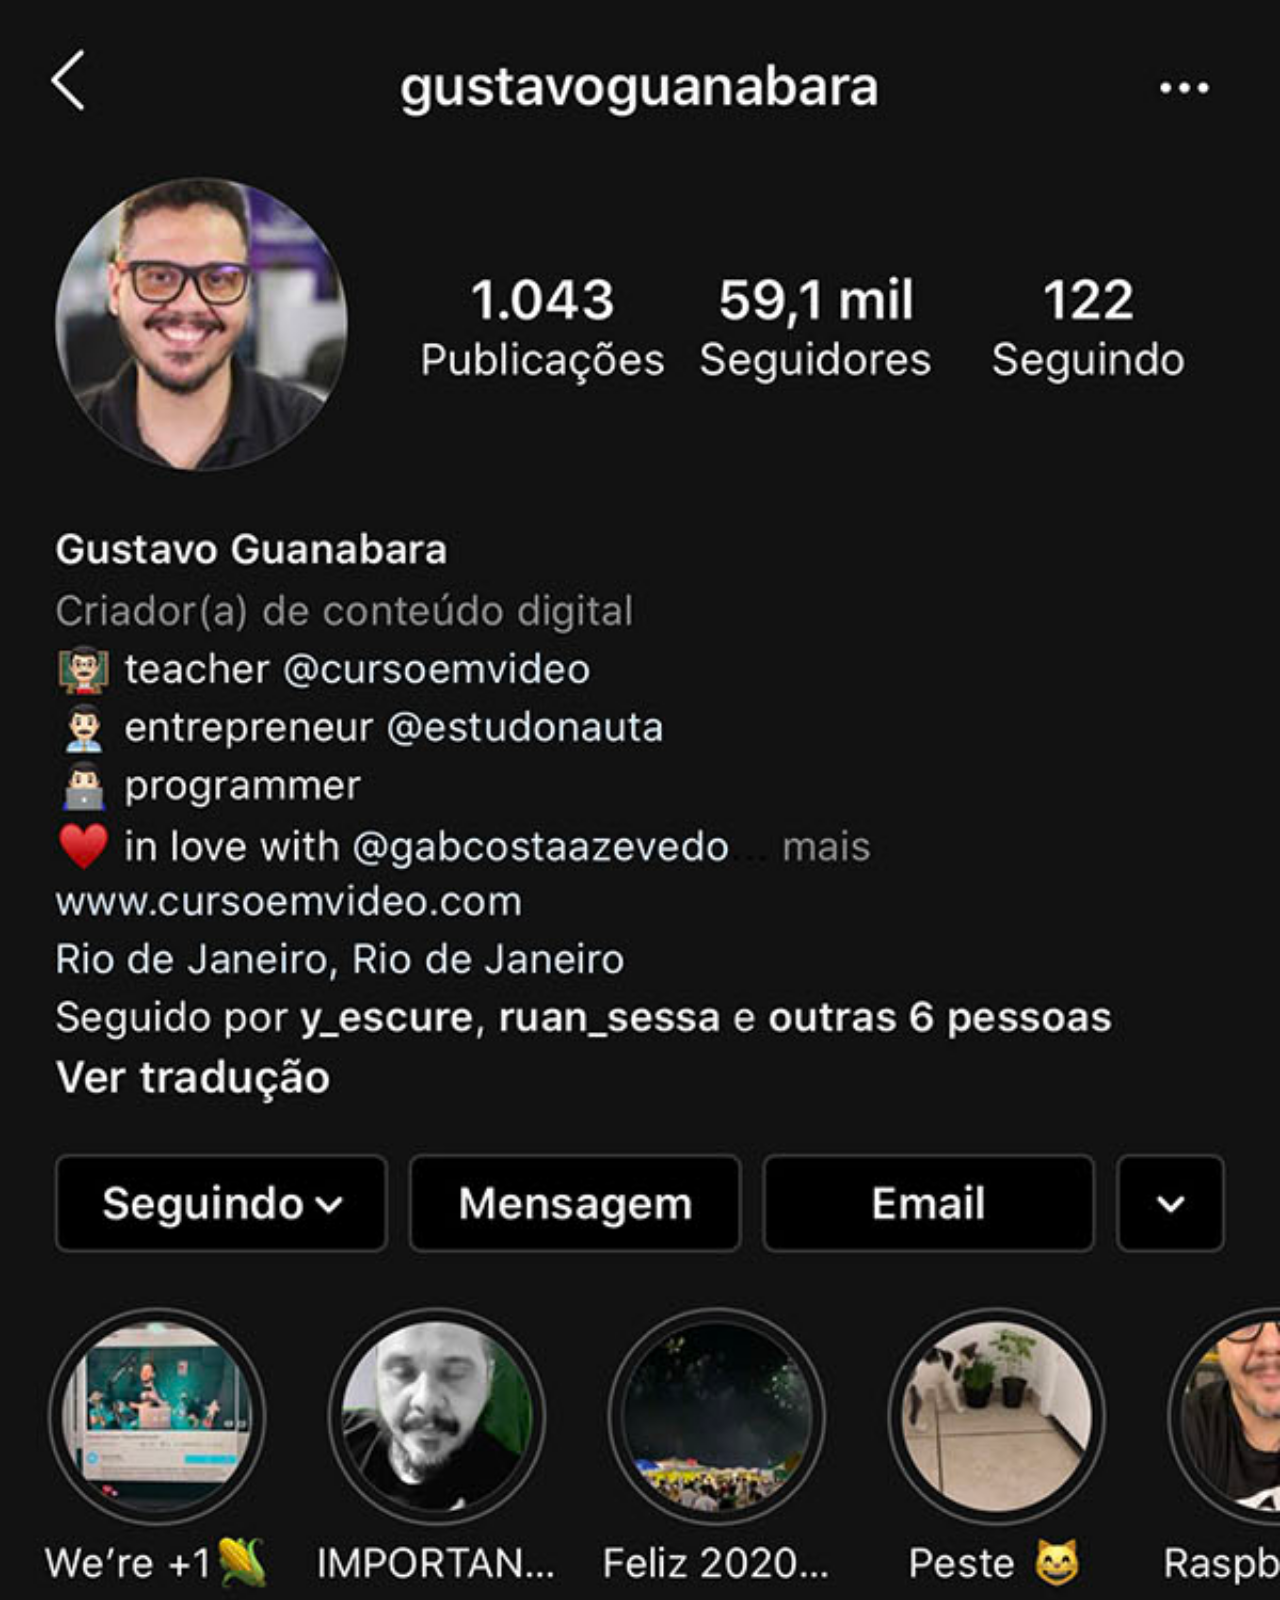
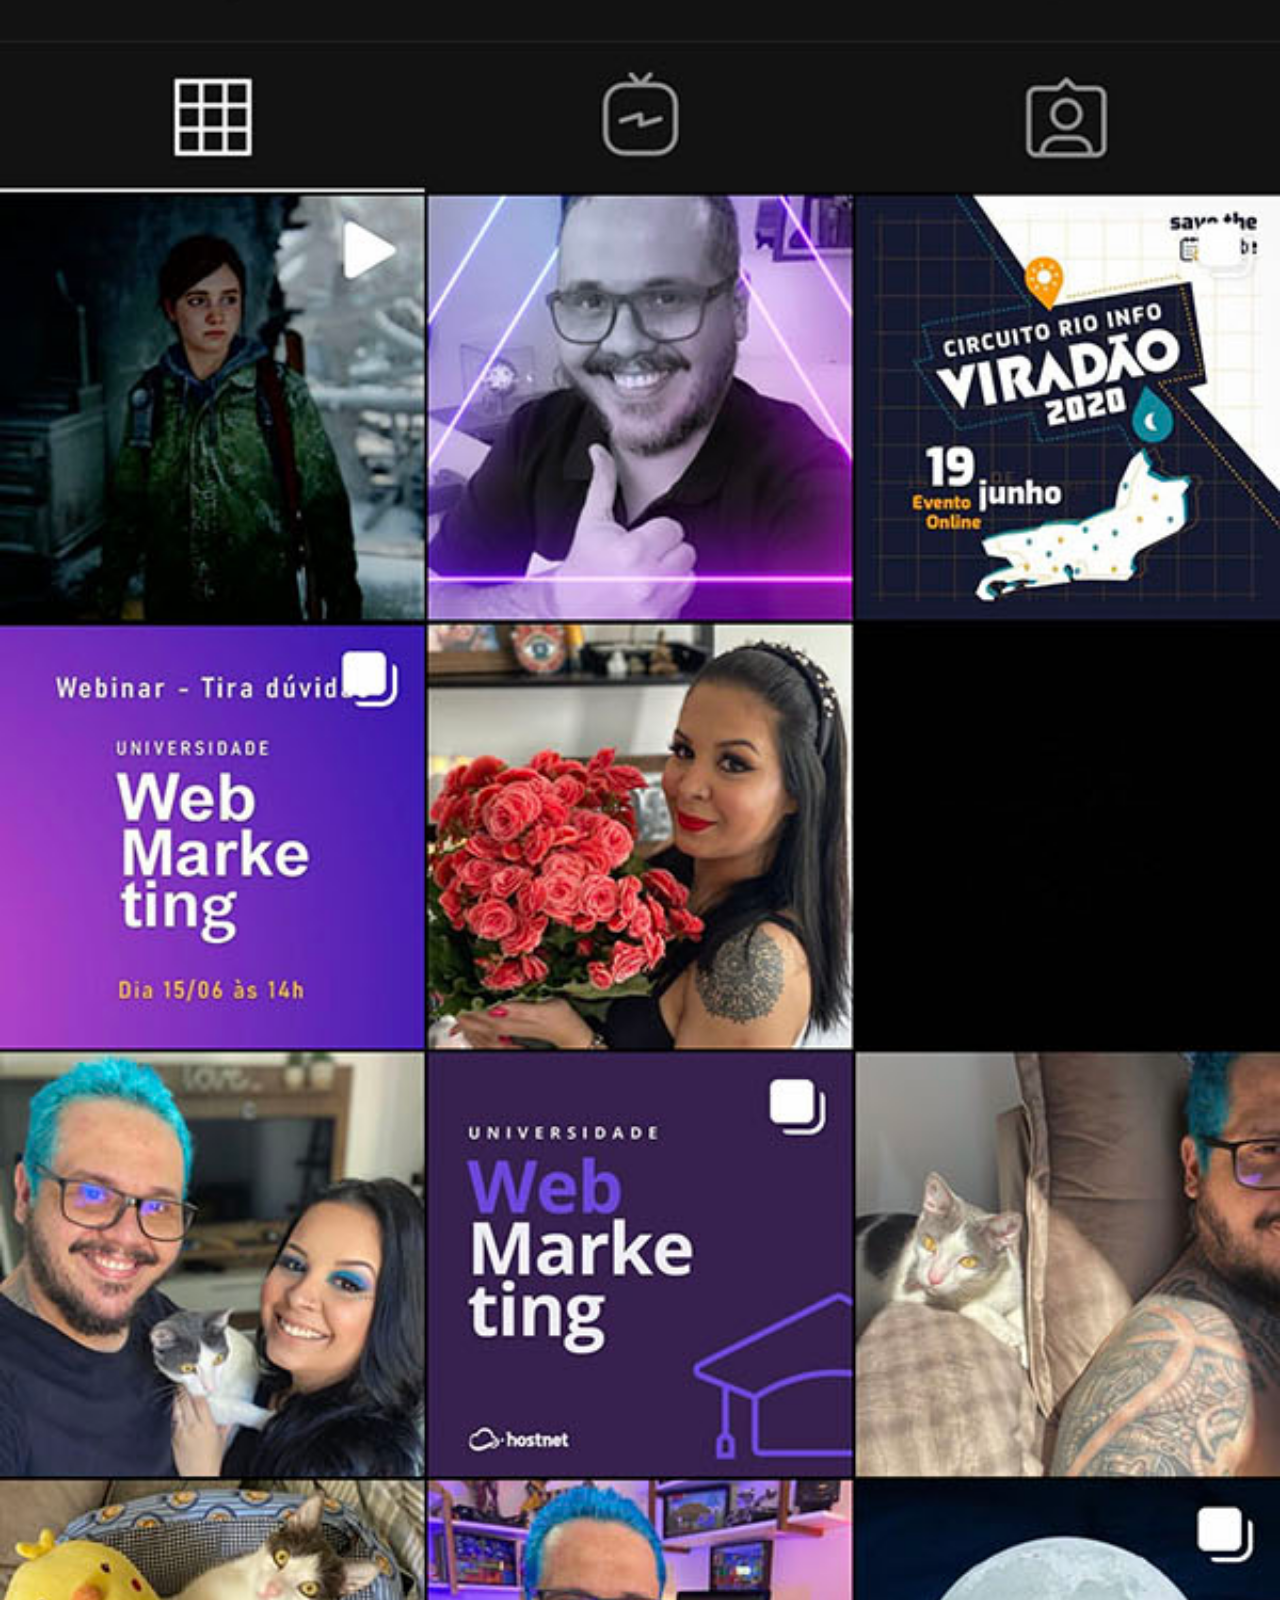
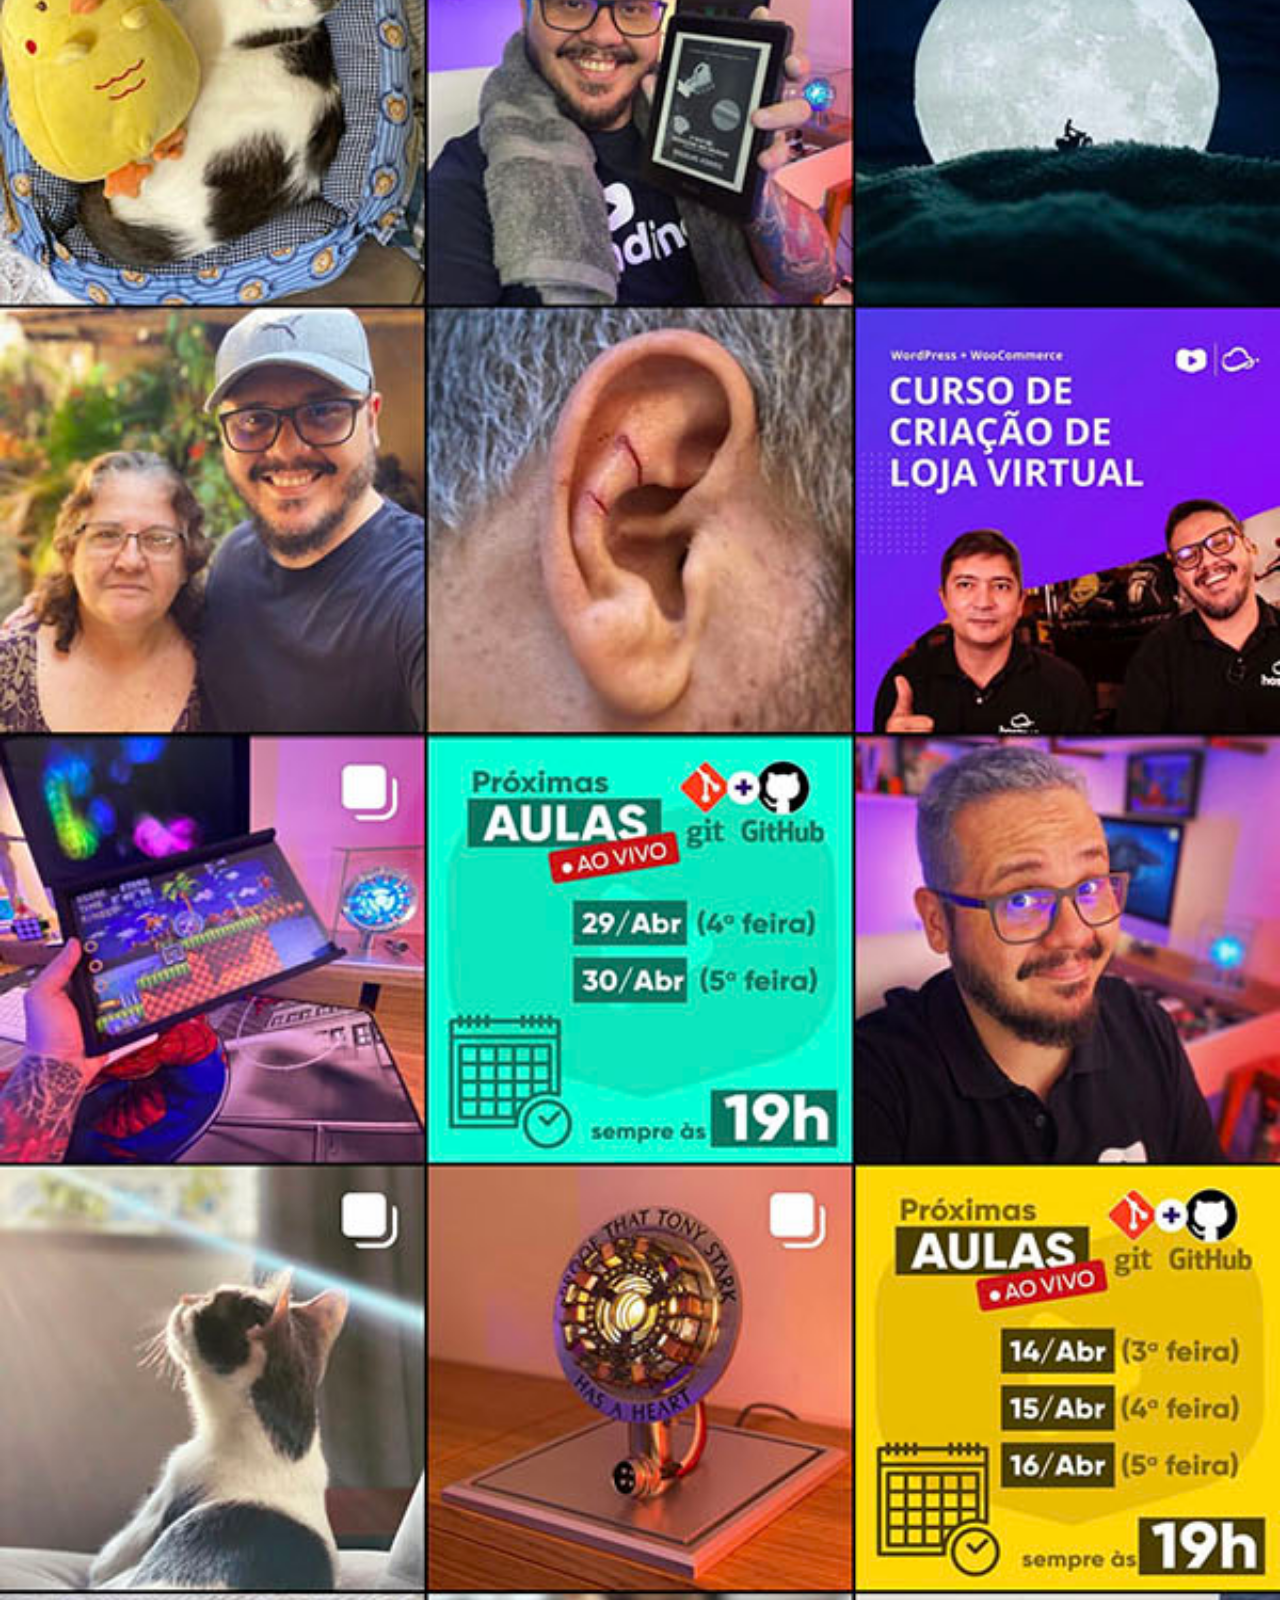
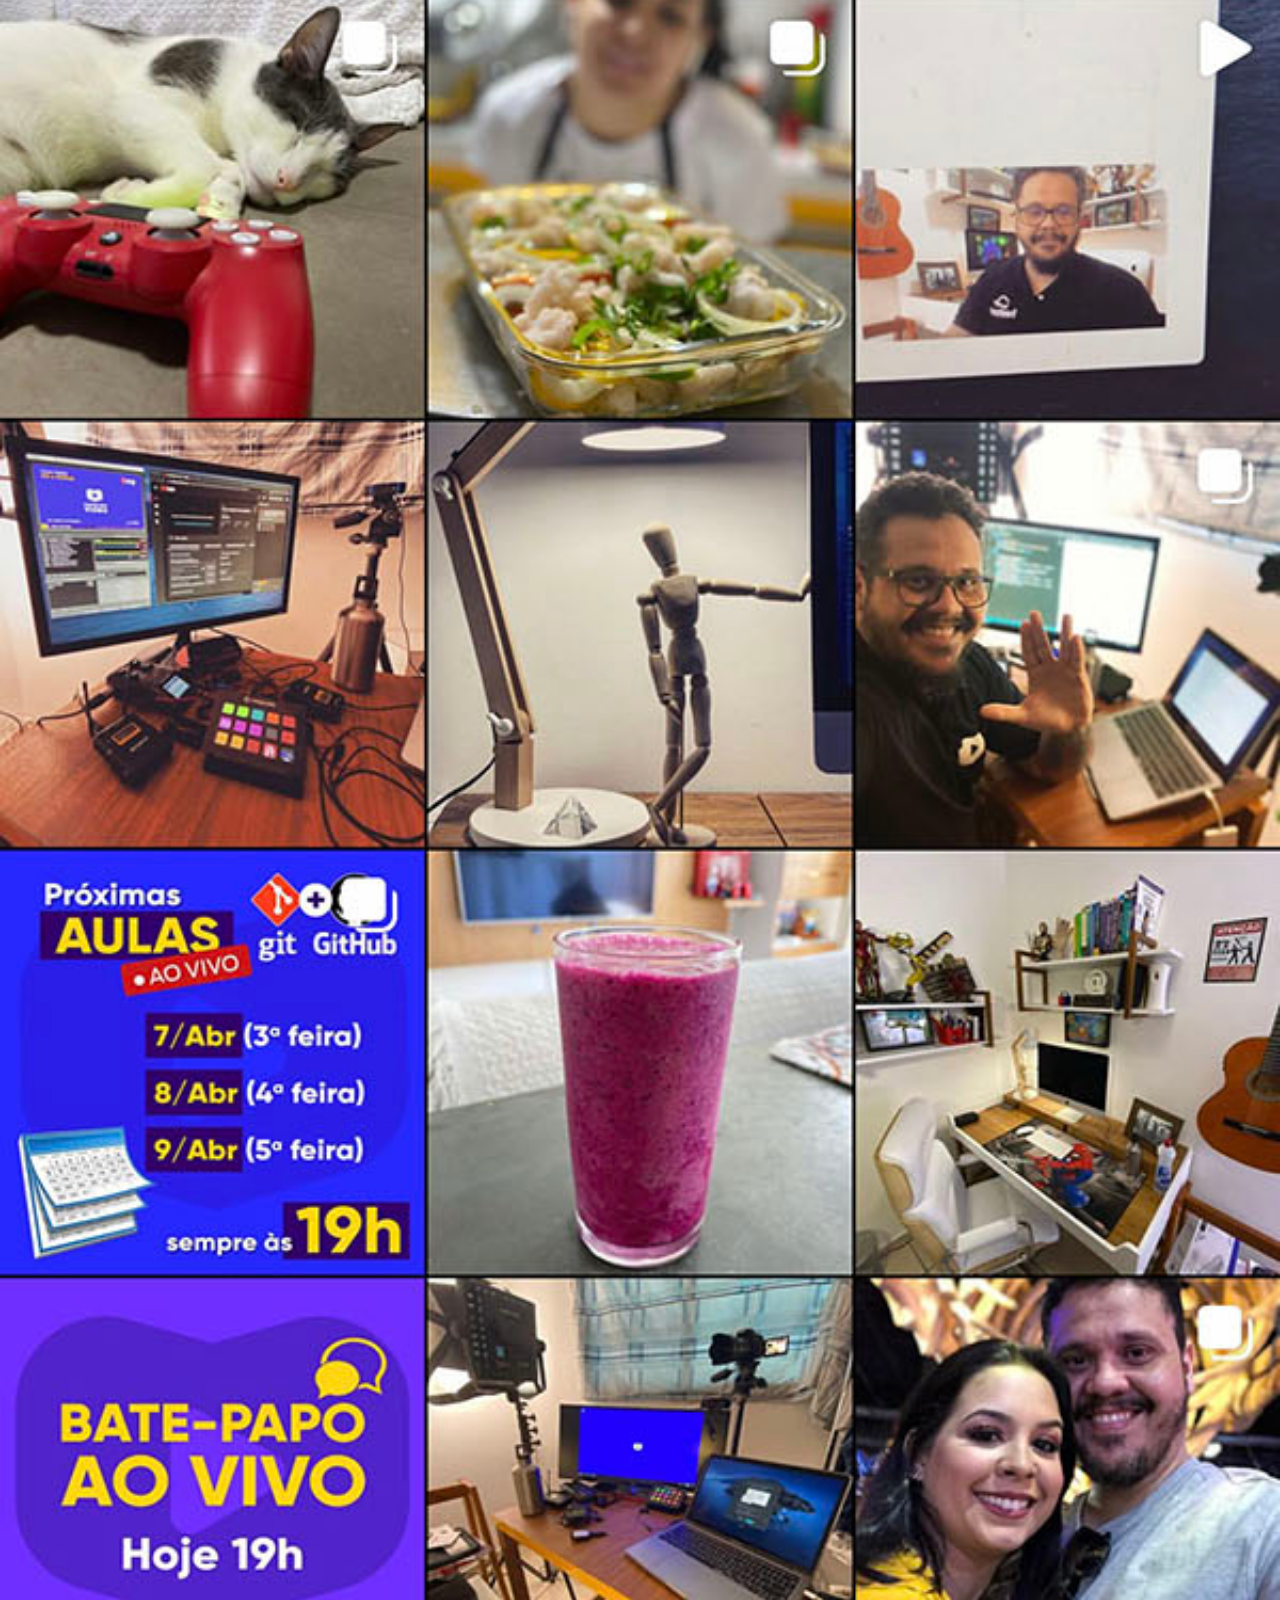
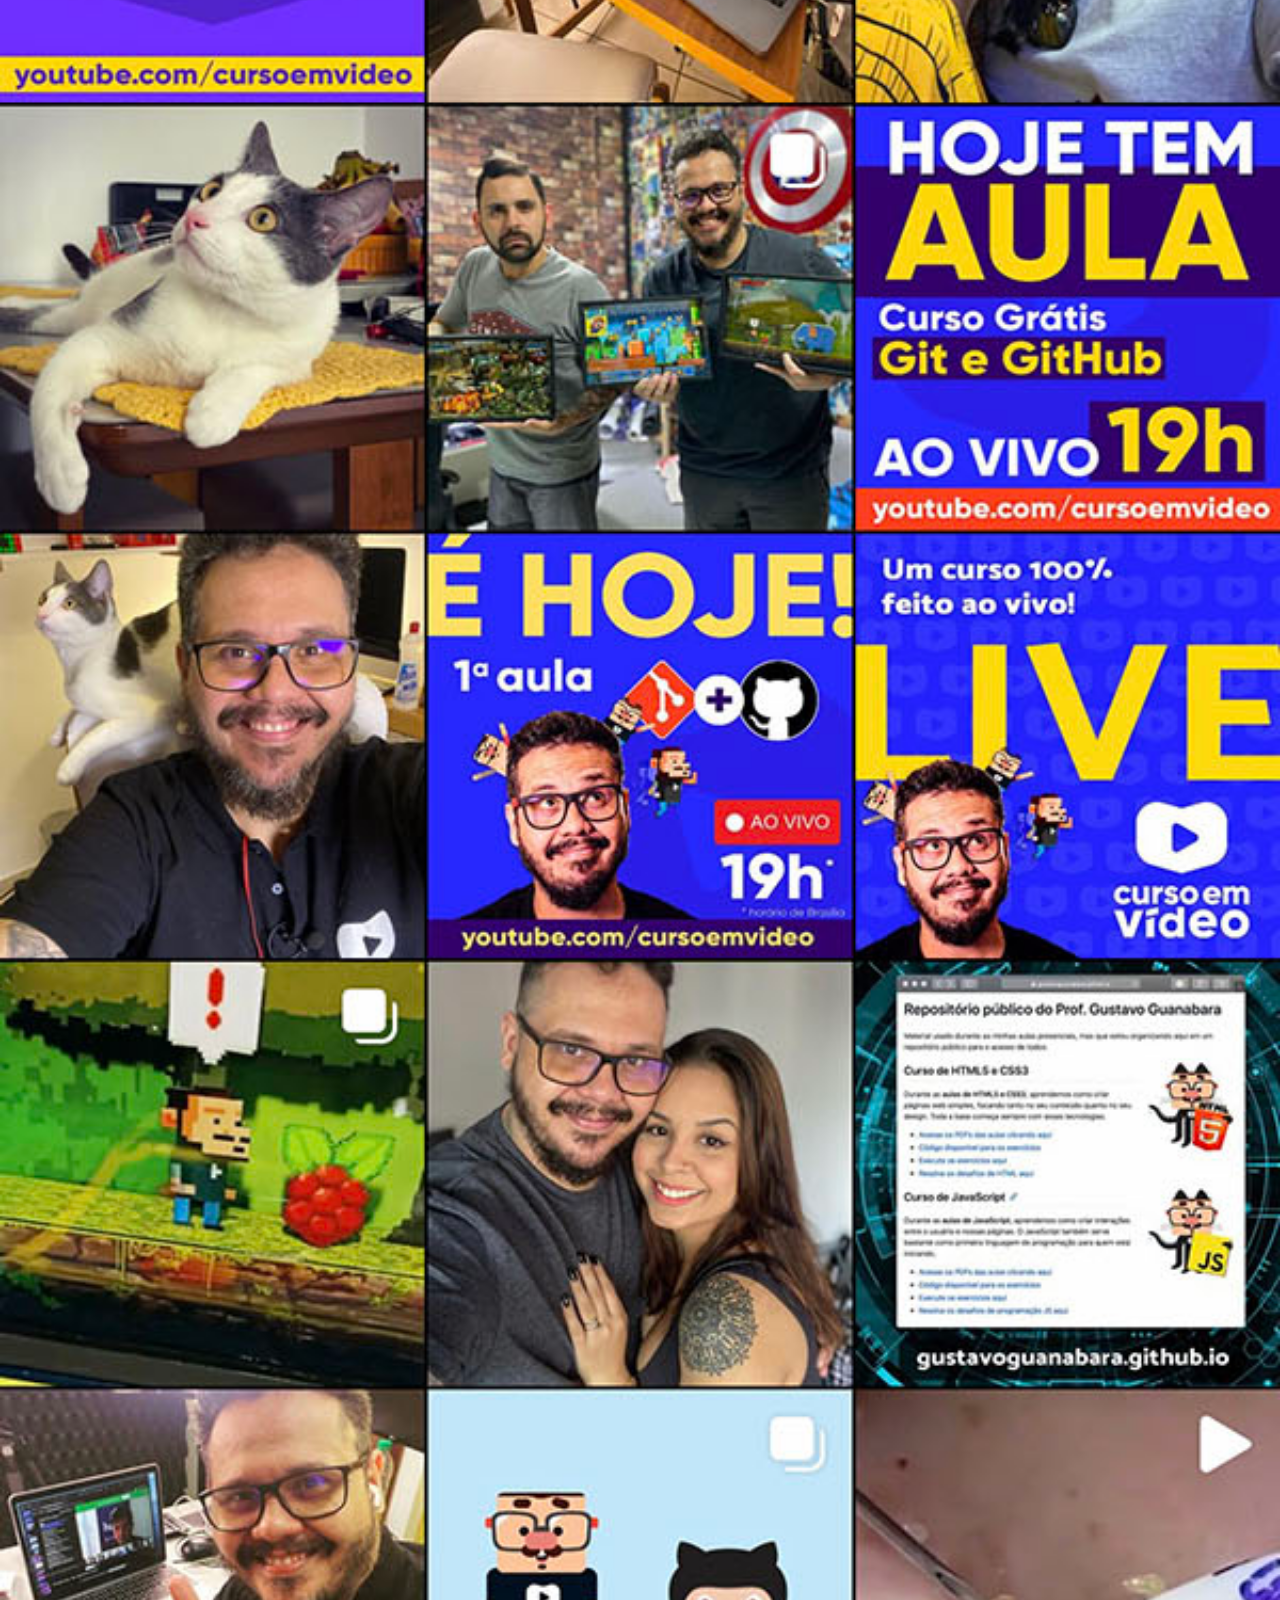
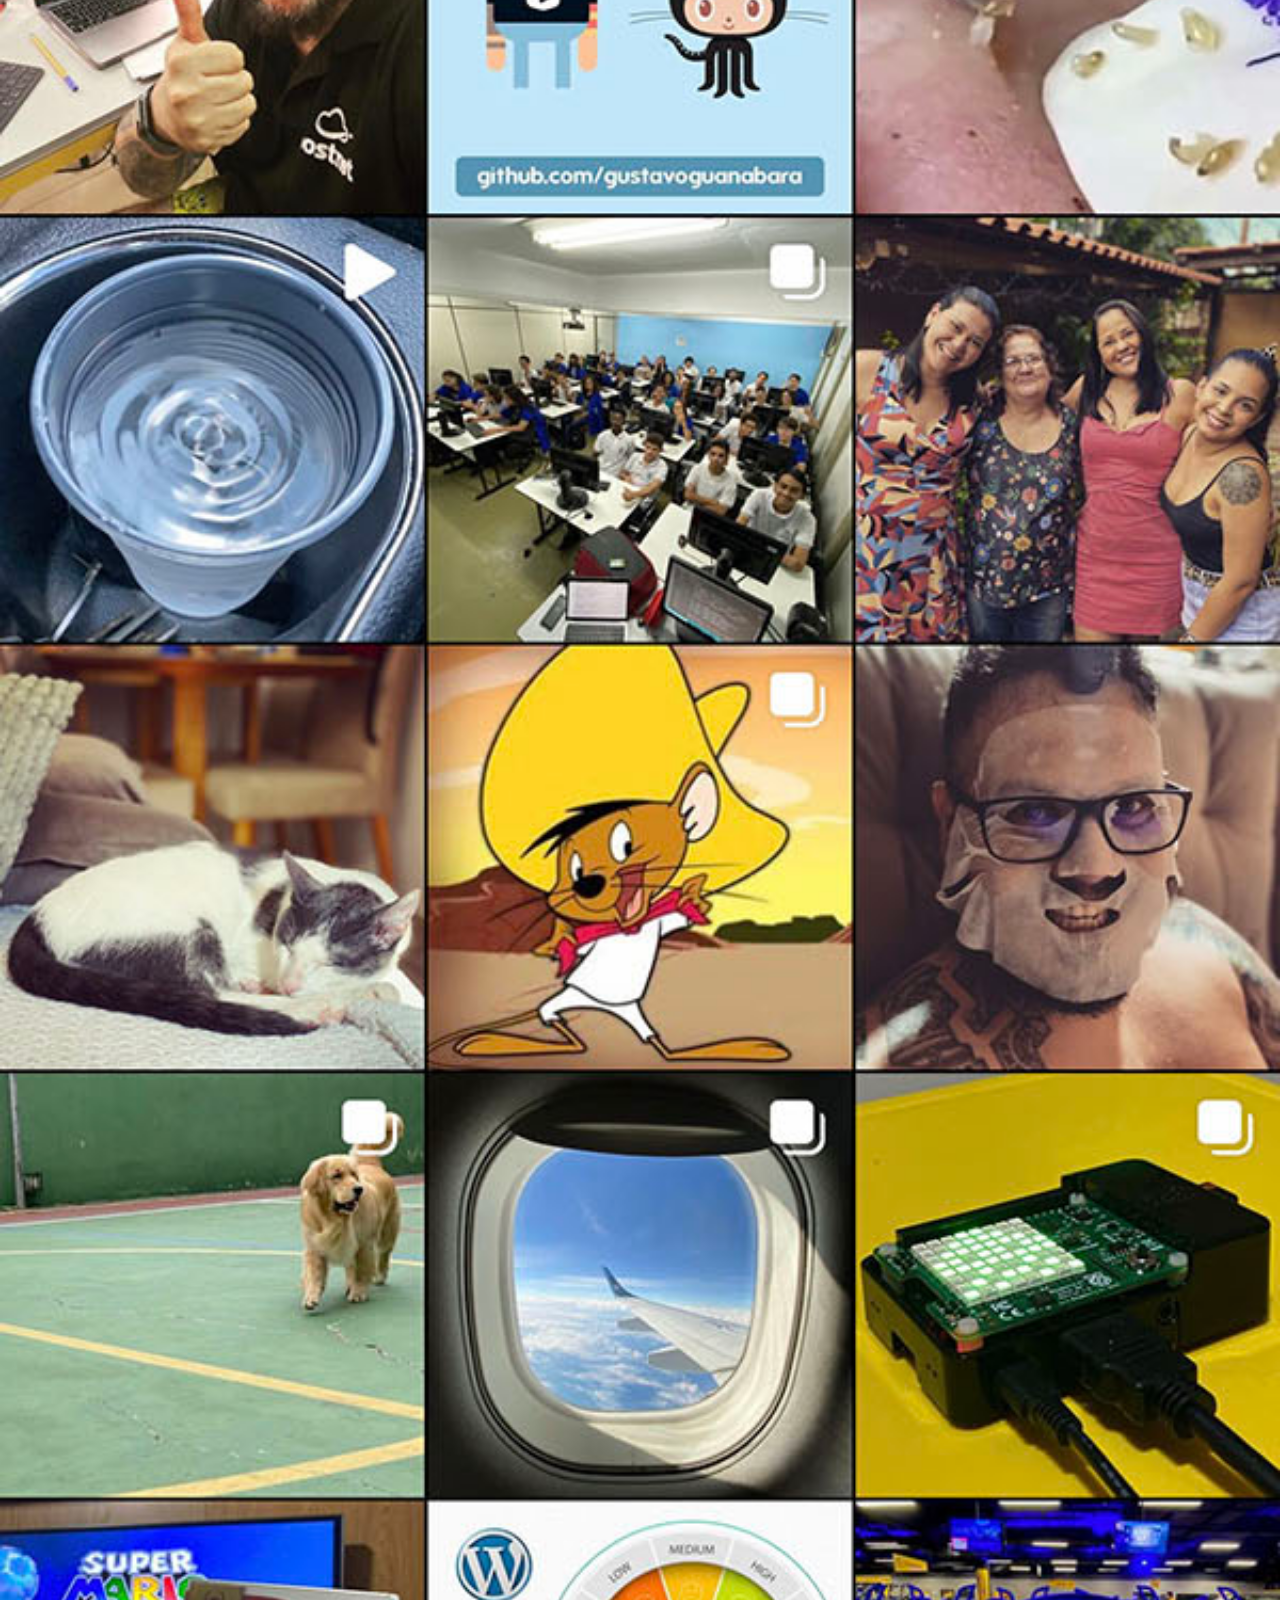
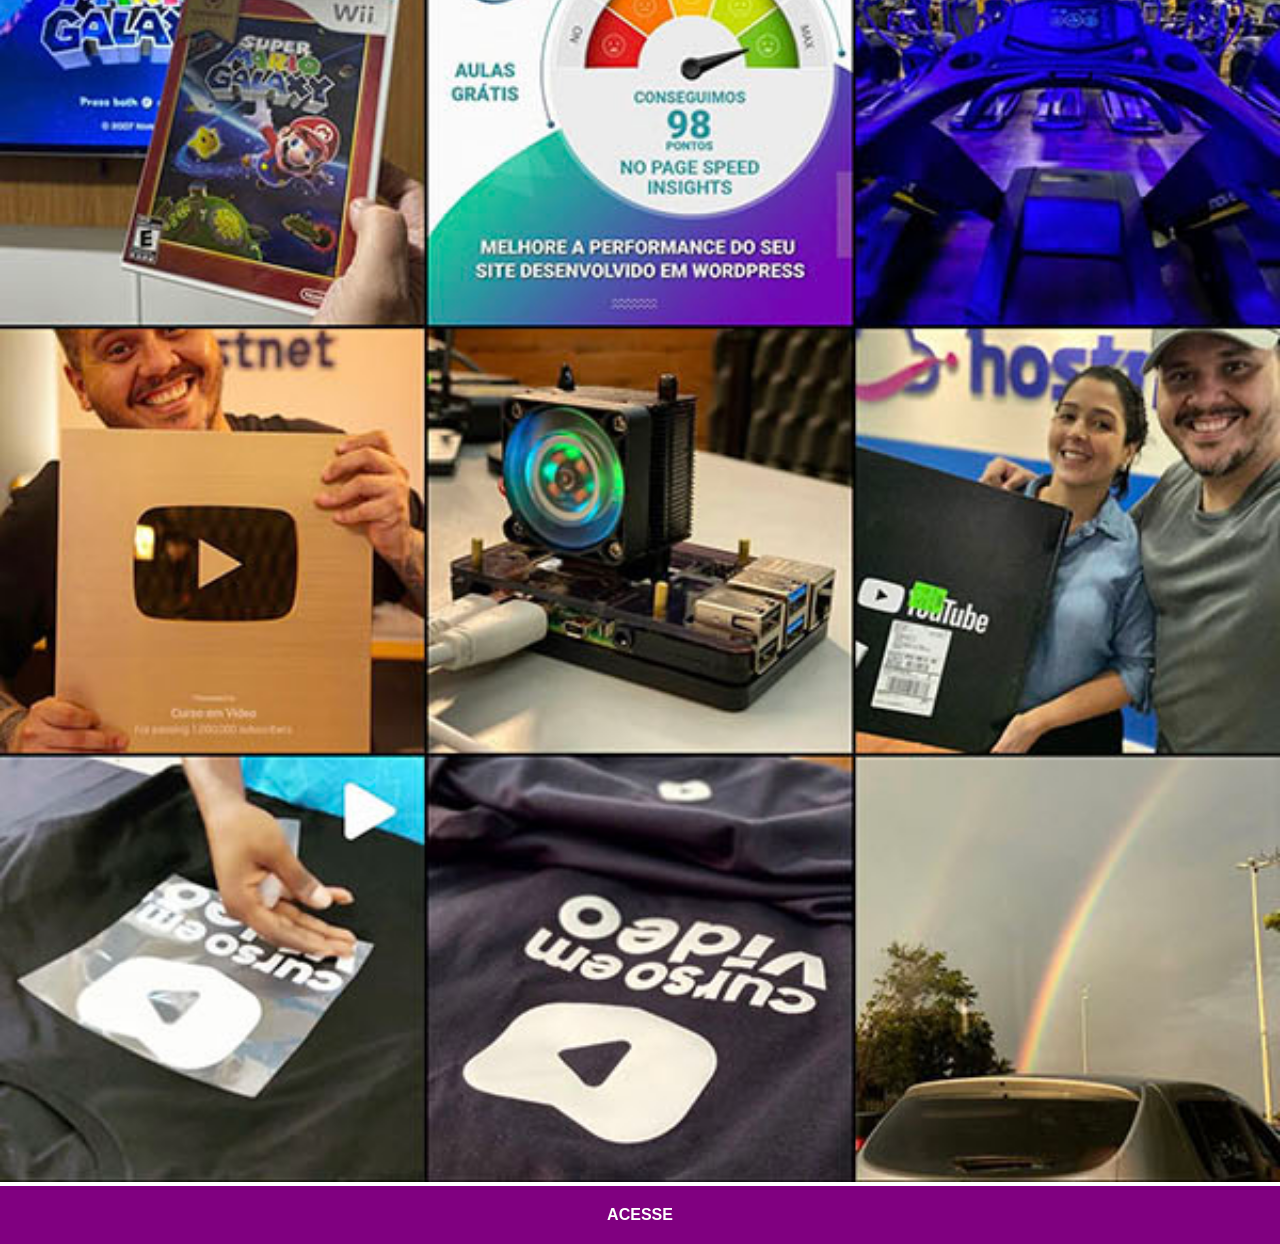
<file: in.html>
<!DOCTYPE html>
<html lang="en">
<head>
    <meta charset="UTF-8">
    <meta name="viewport" content="width=device-width, initial-scale=1.0">
    <link rel="stylesheet" href="estilo/midiar.css">
    <title>Document</title>
</head>
<body>
    <img src="imagens/tela-instagram.jpg" alt="">
    <a href="https://www.instagram.com" target="_blank">ACESSE</a>
</body>
</html>
</file>
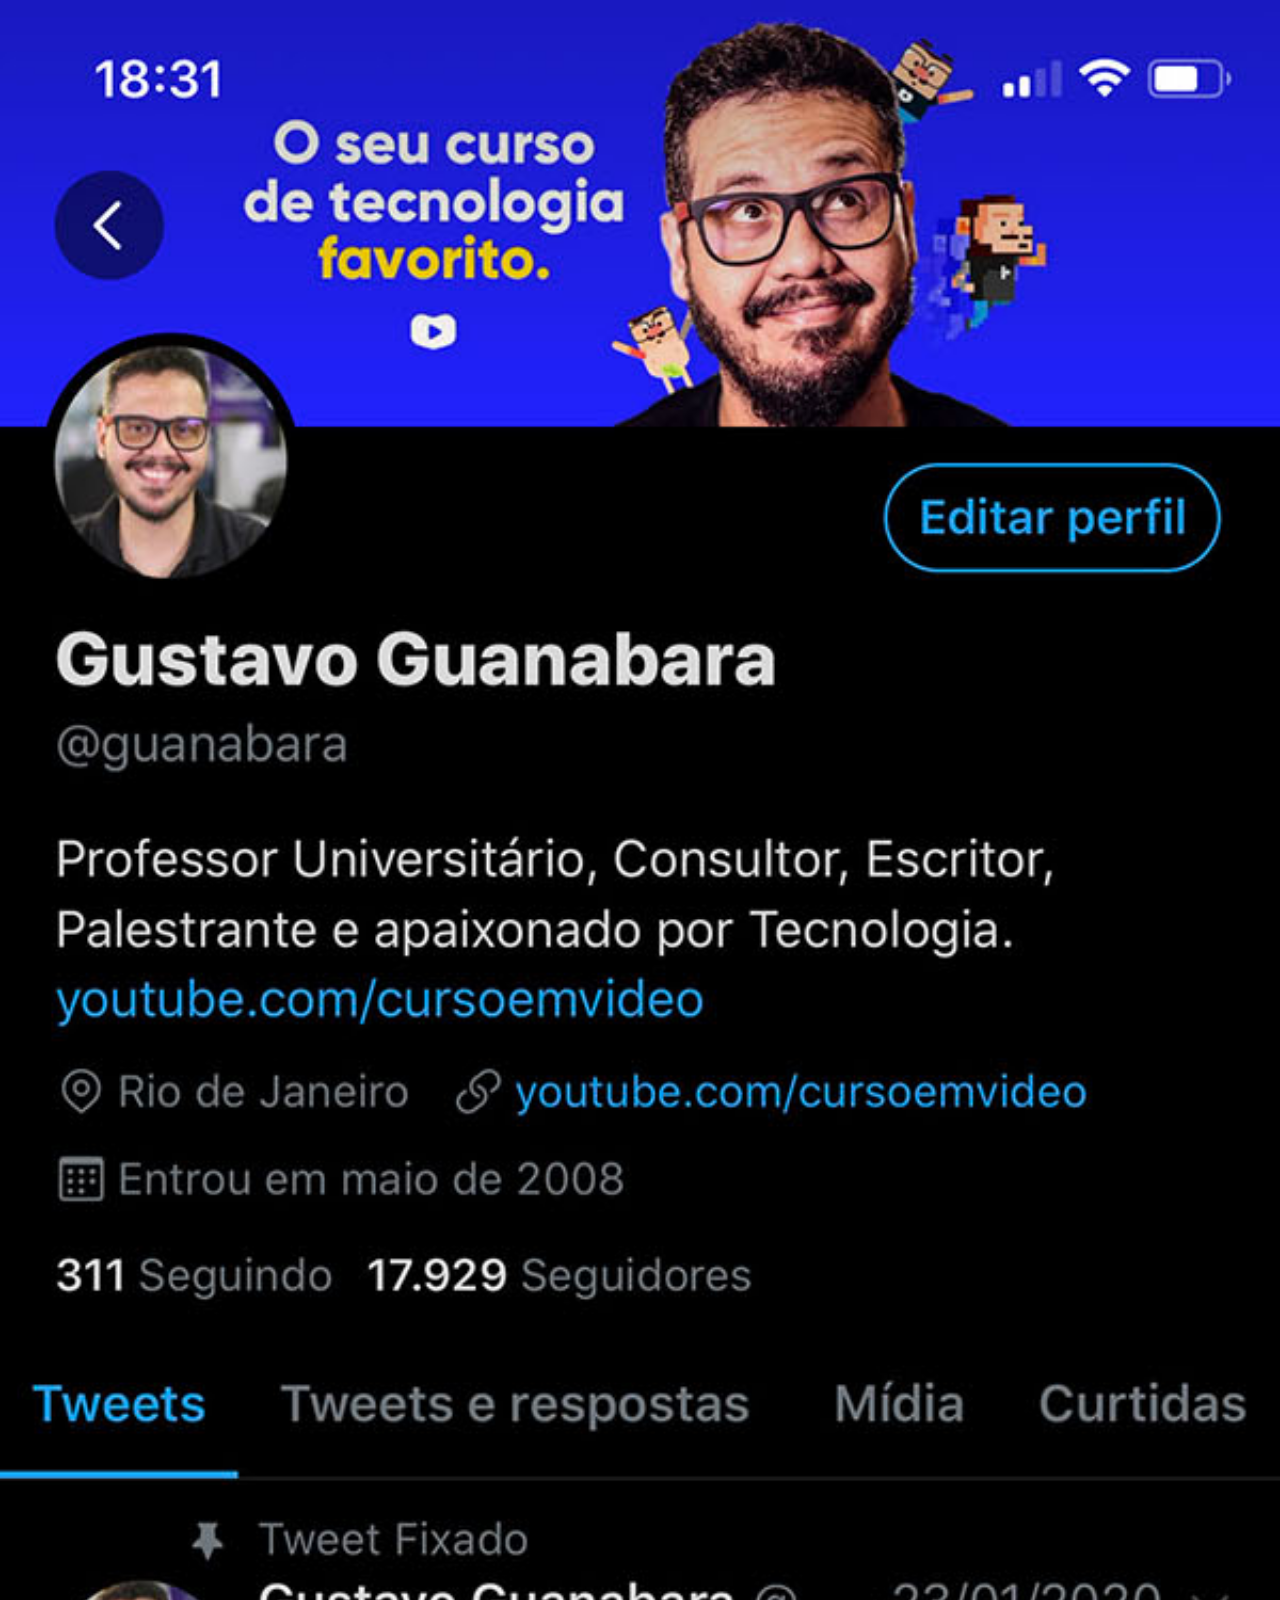
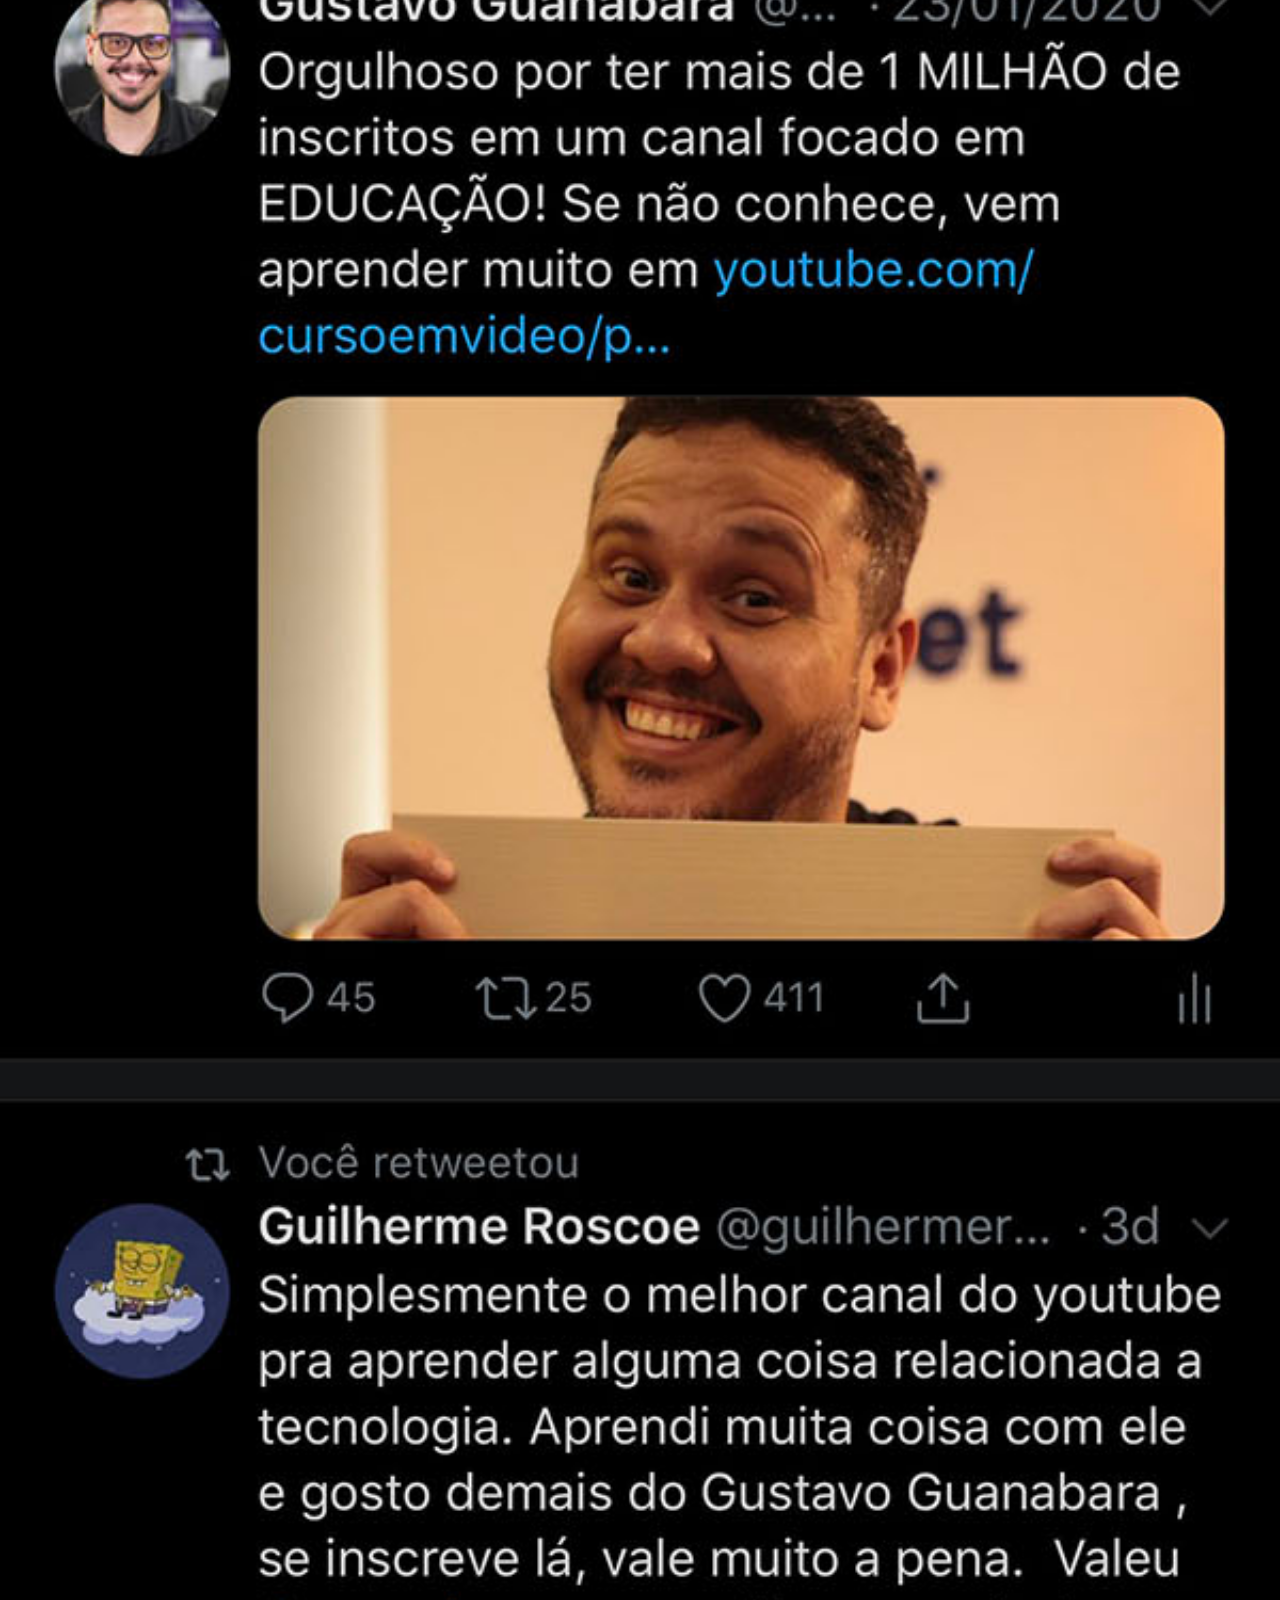
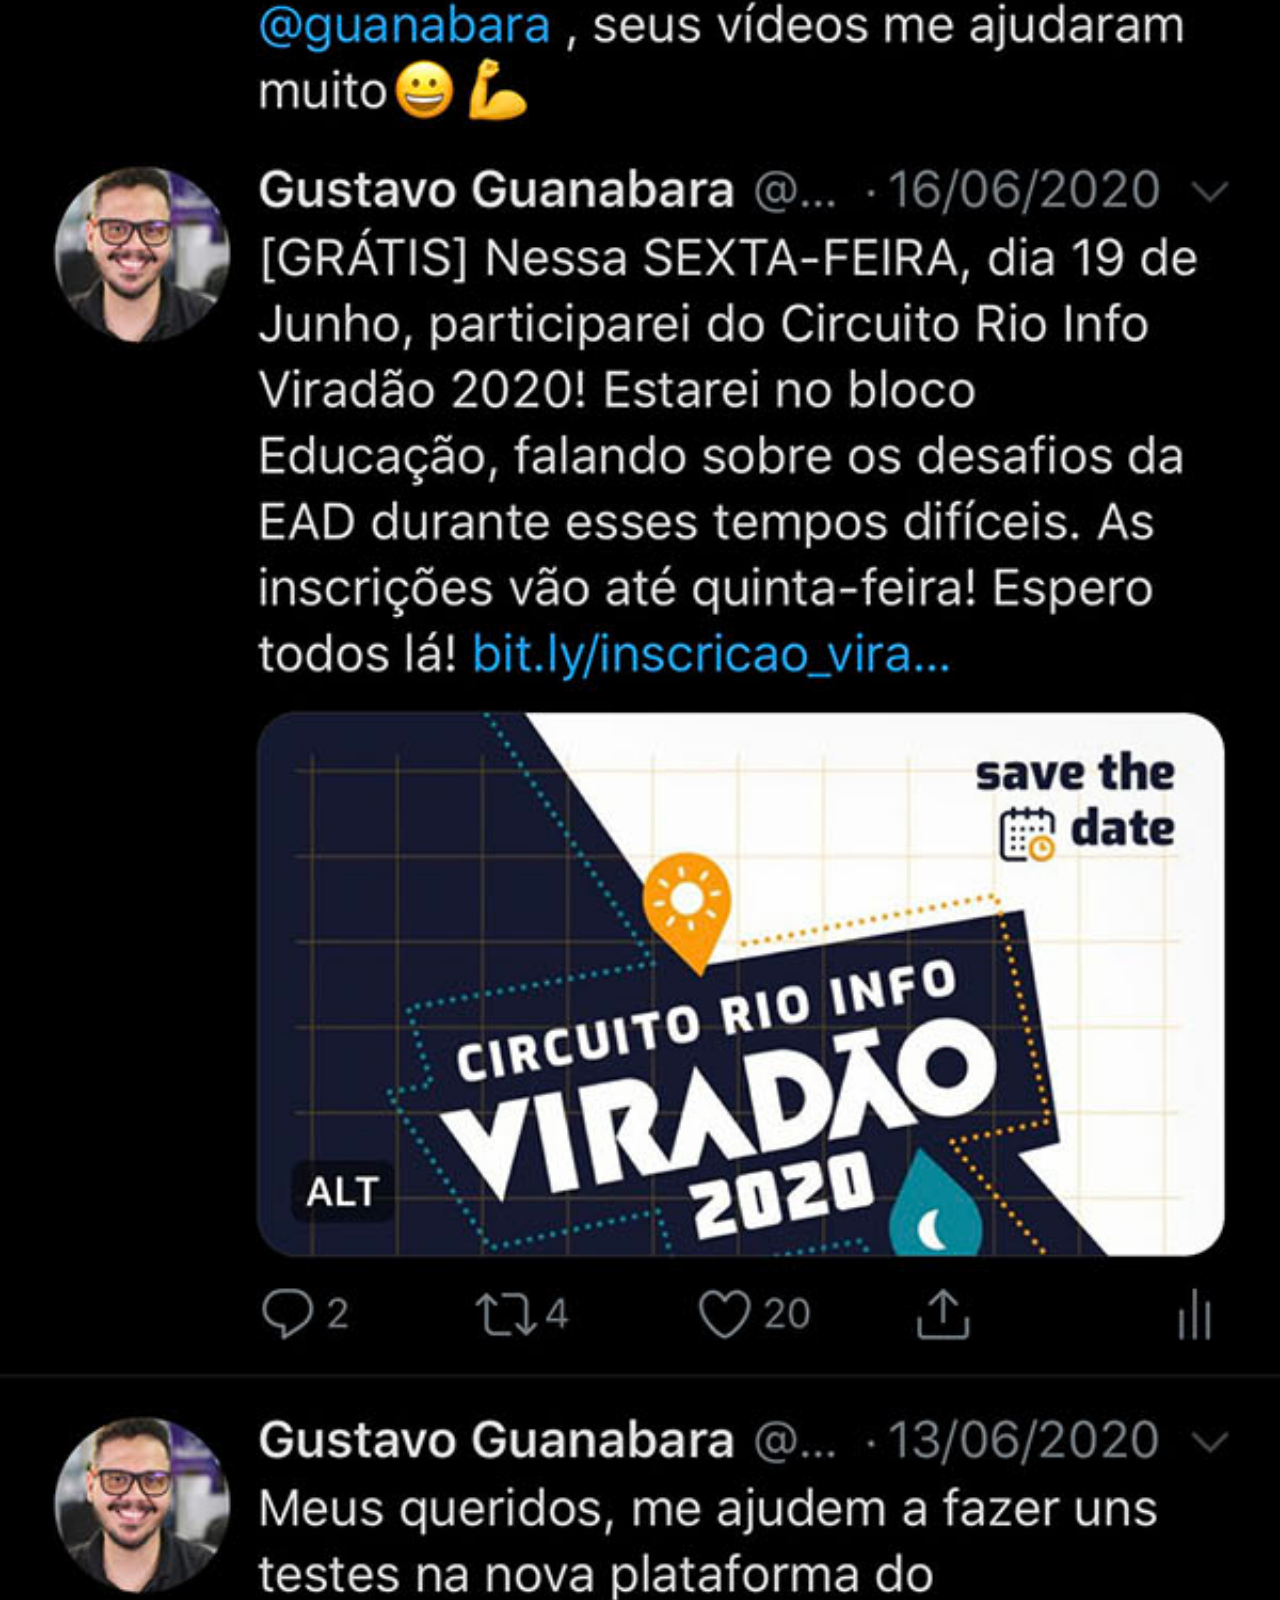
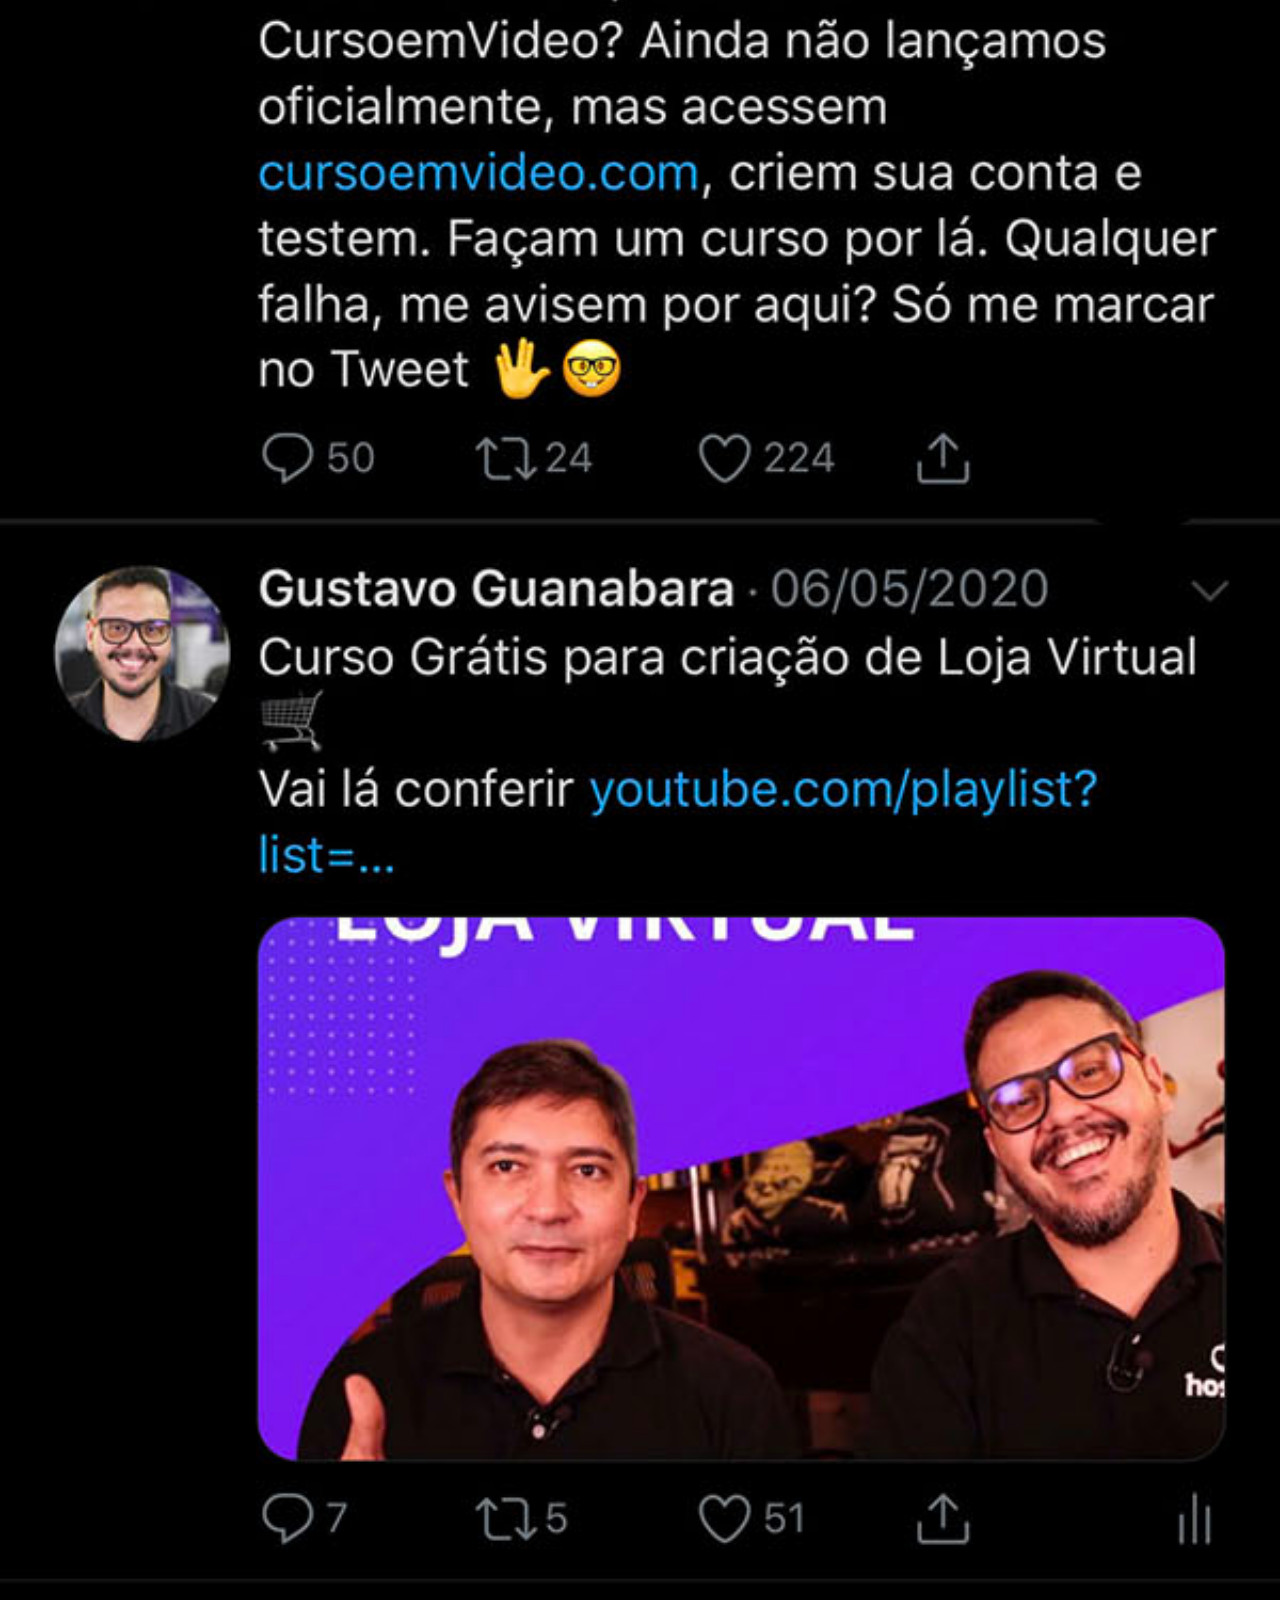
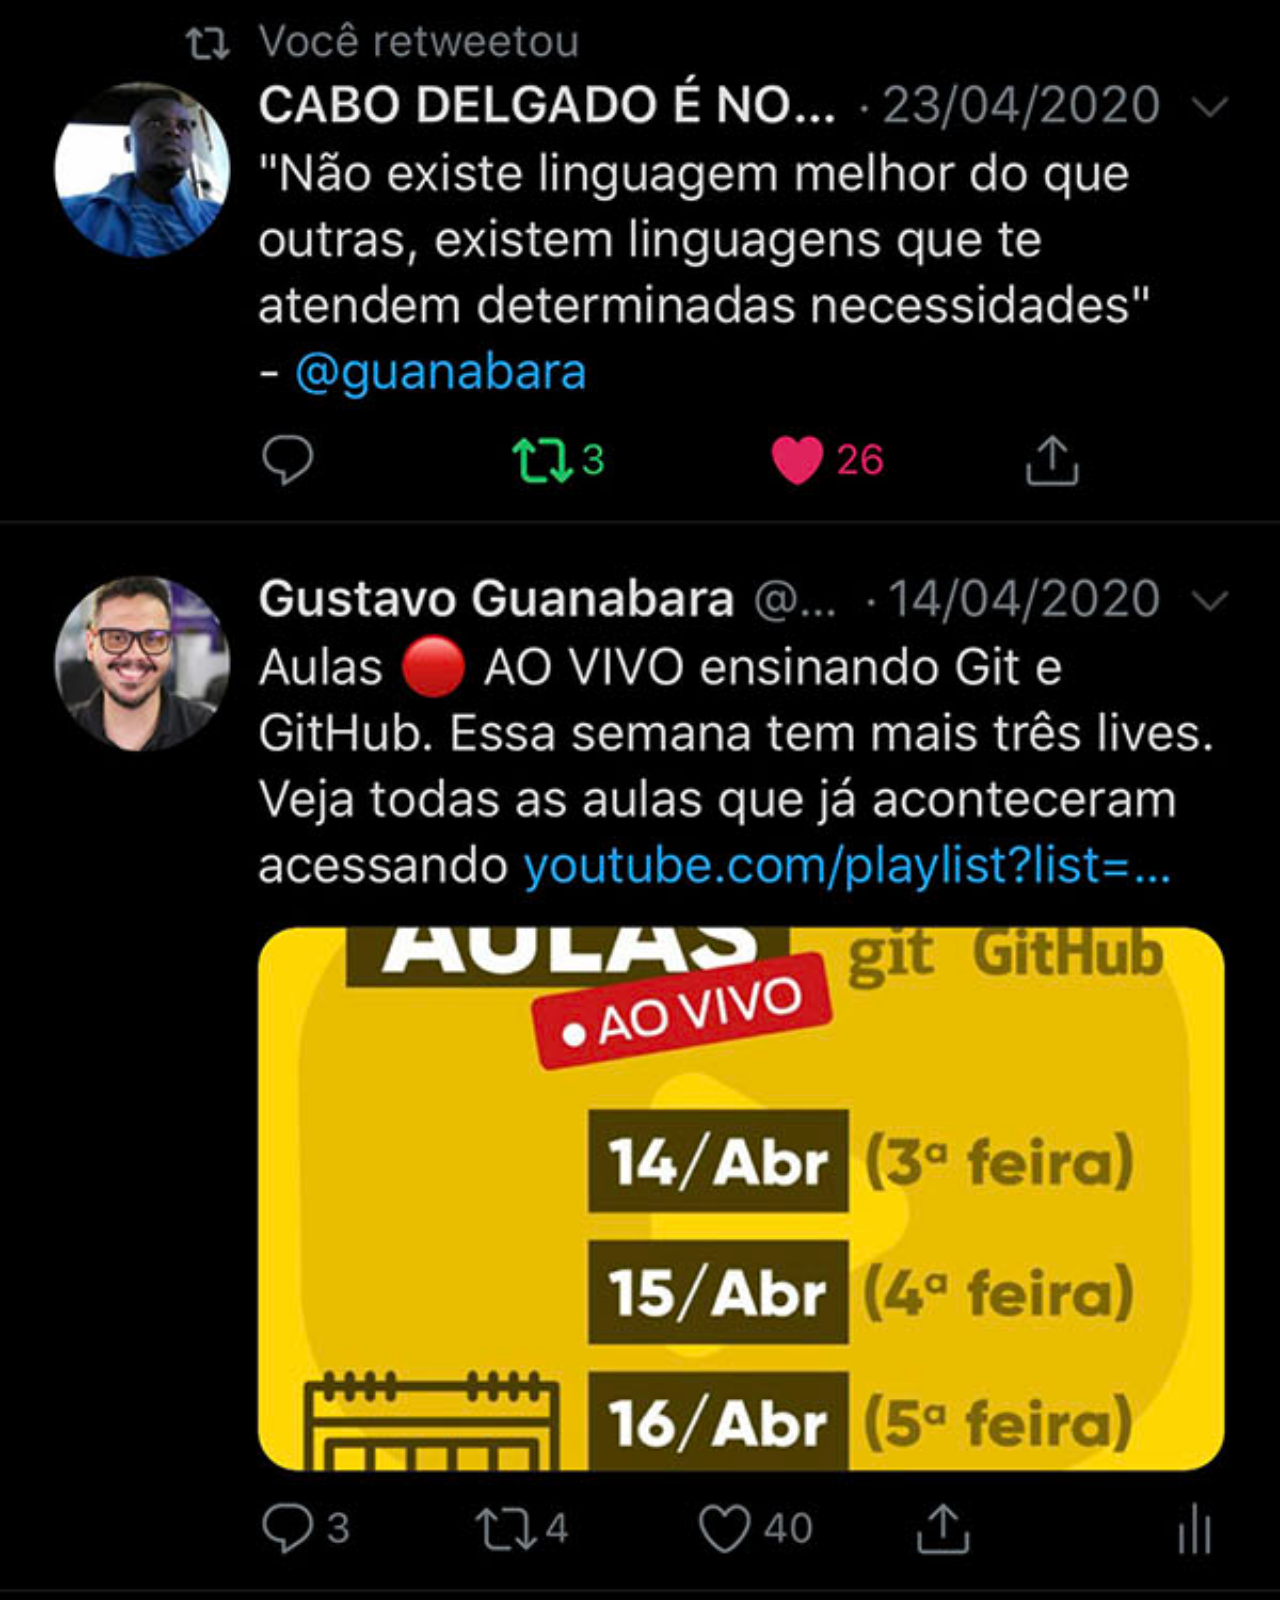
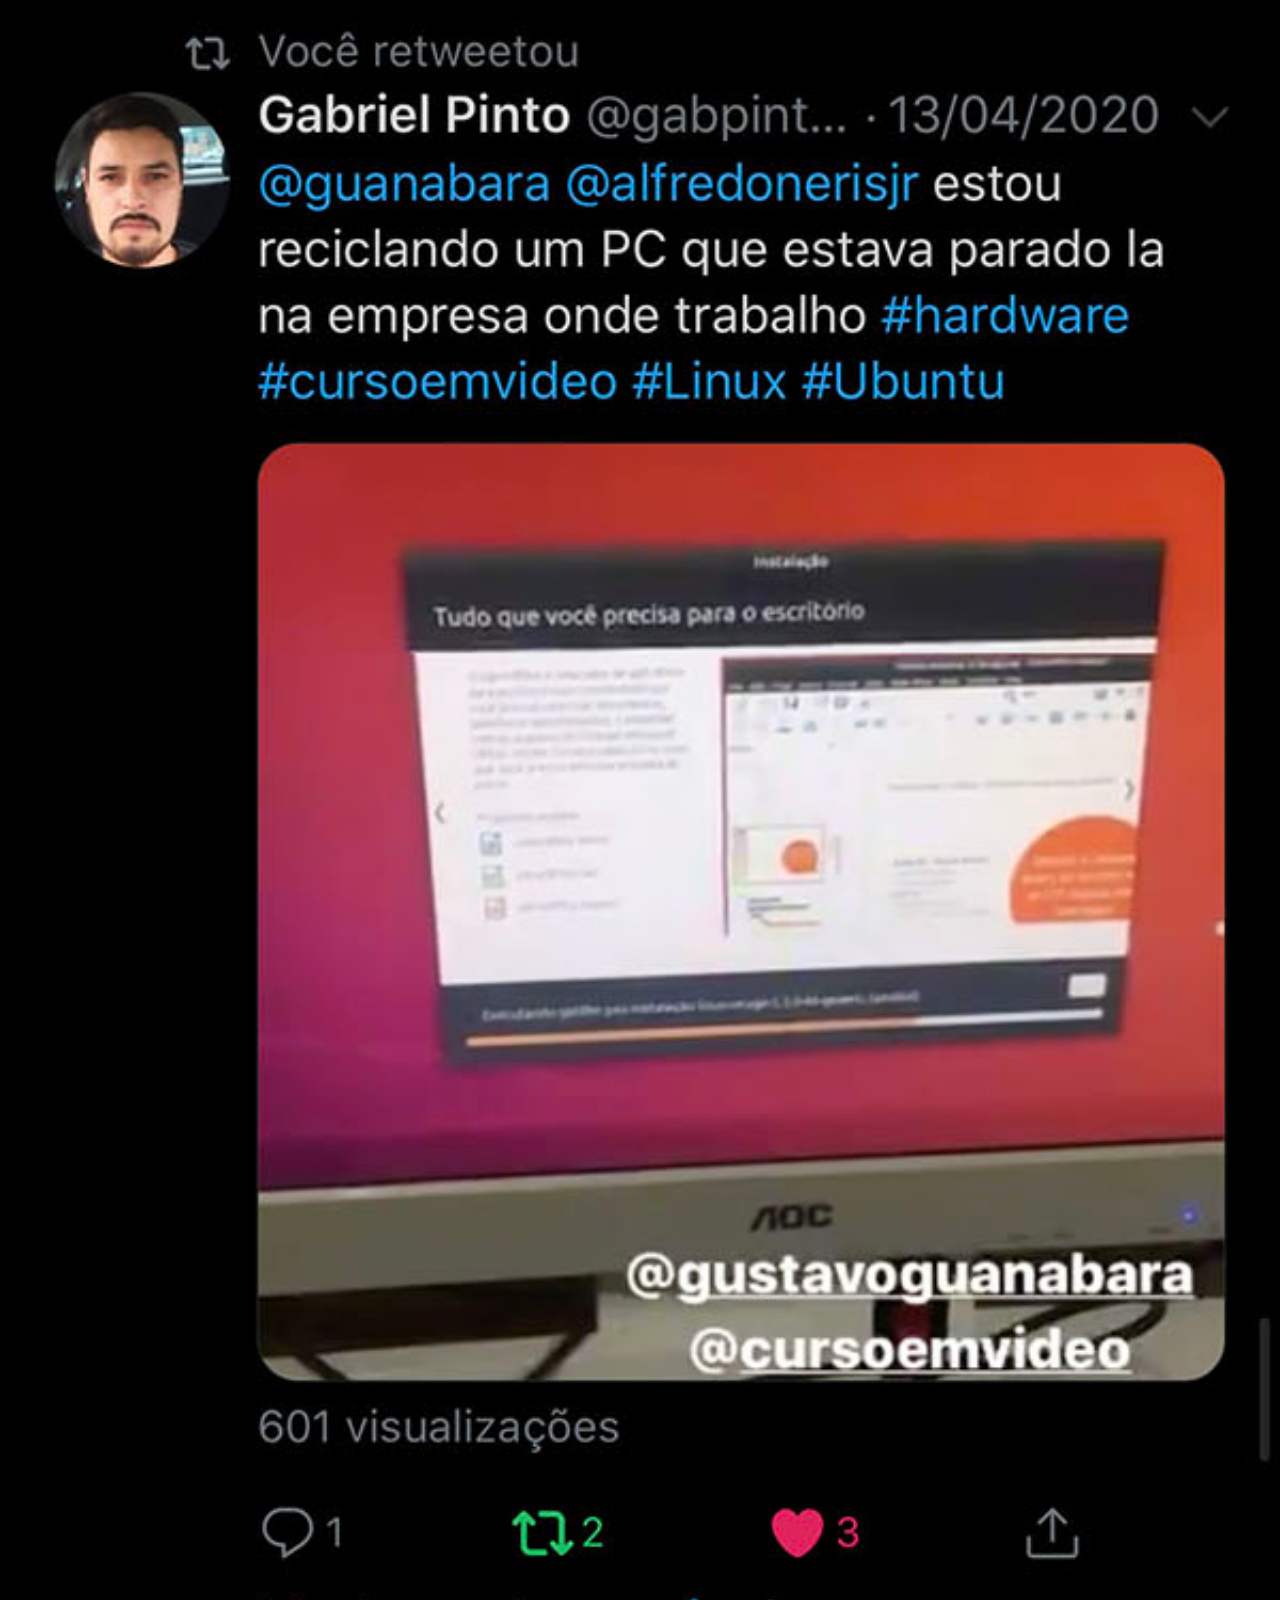
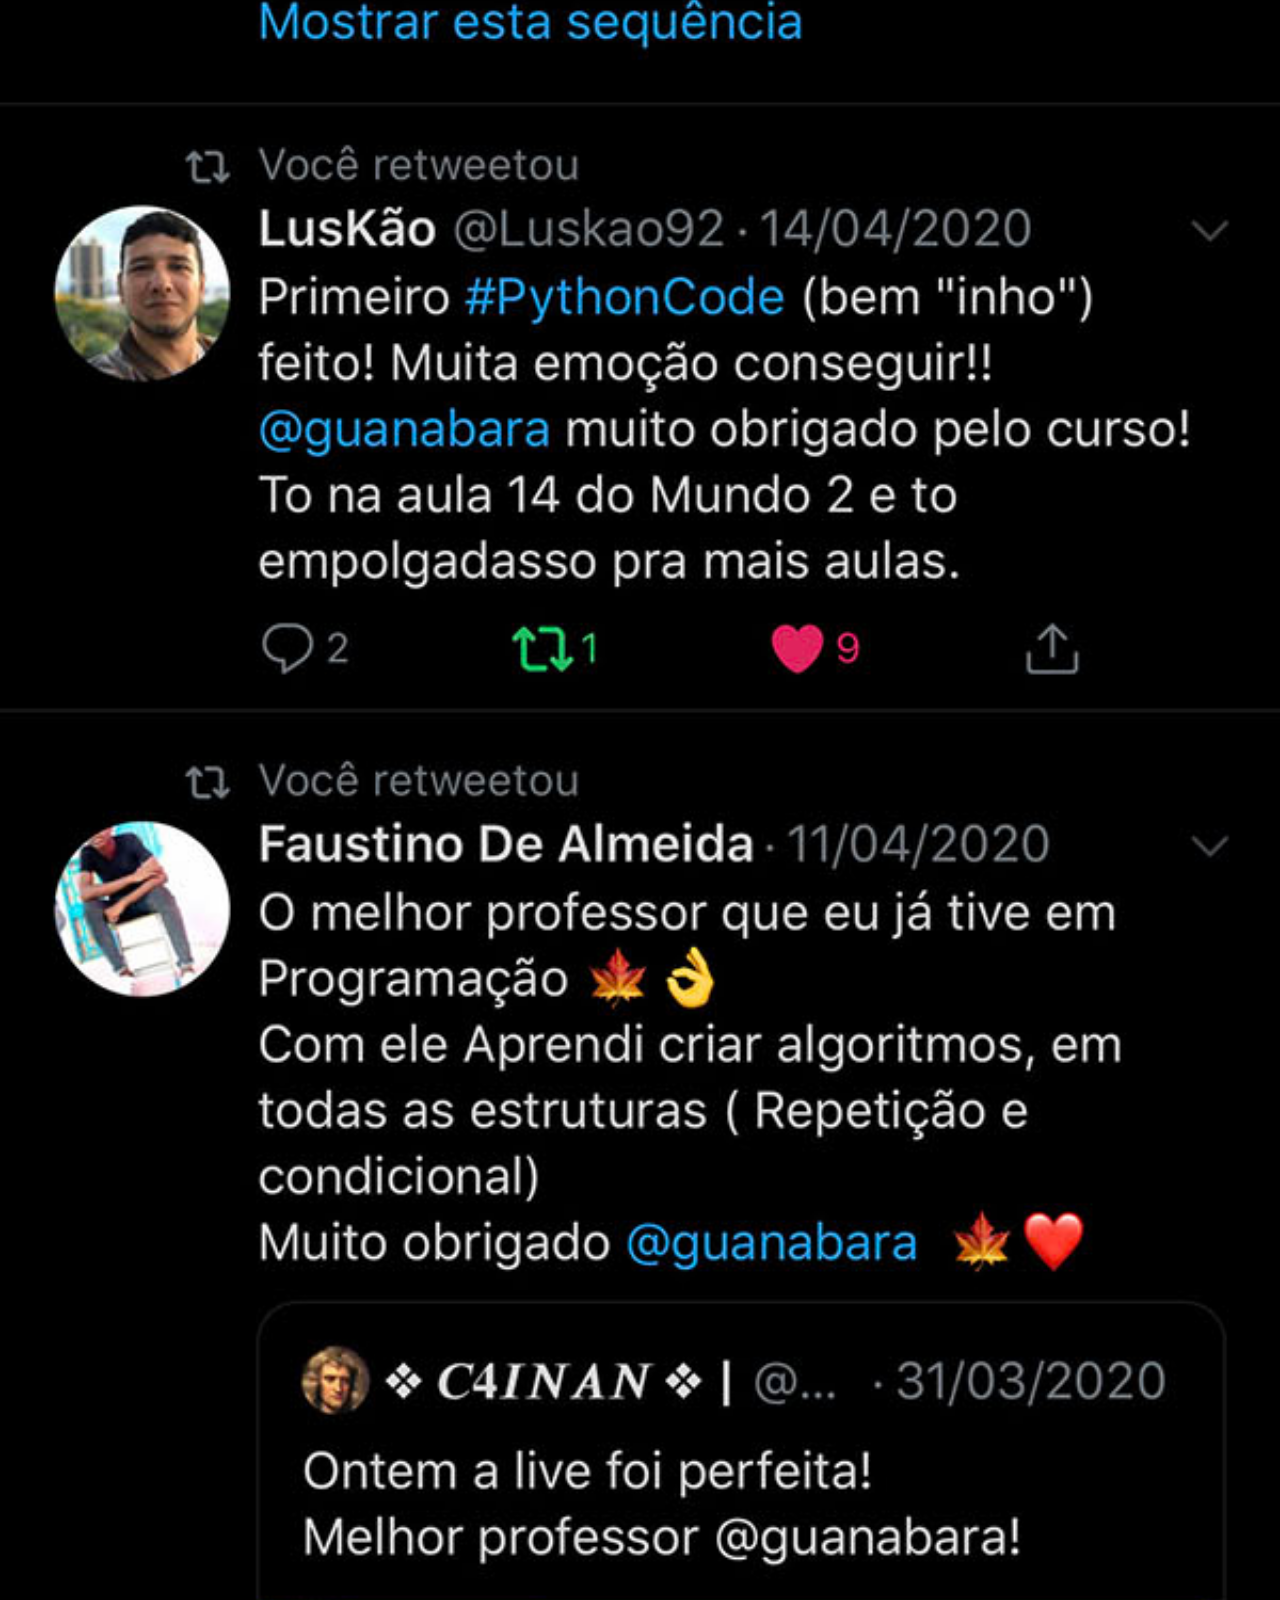
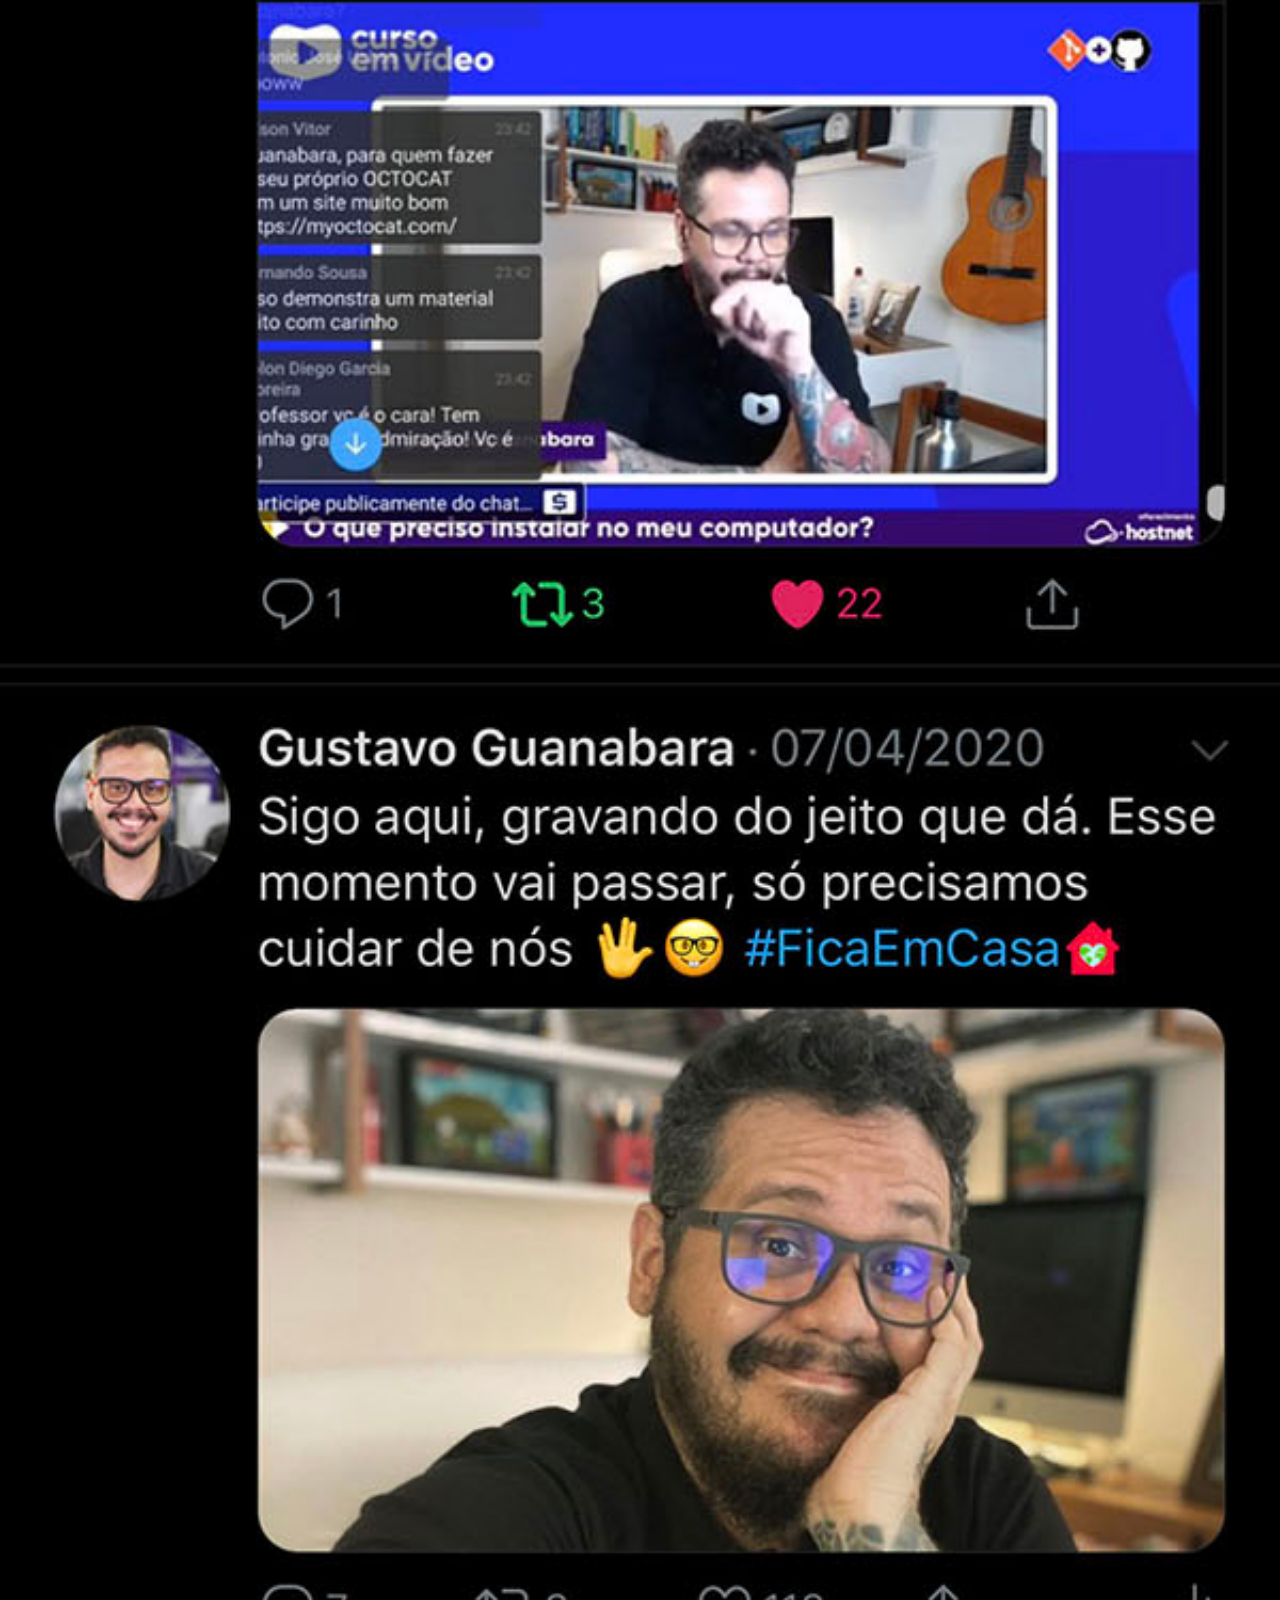
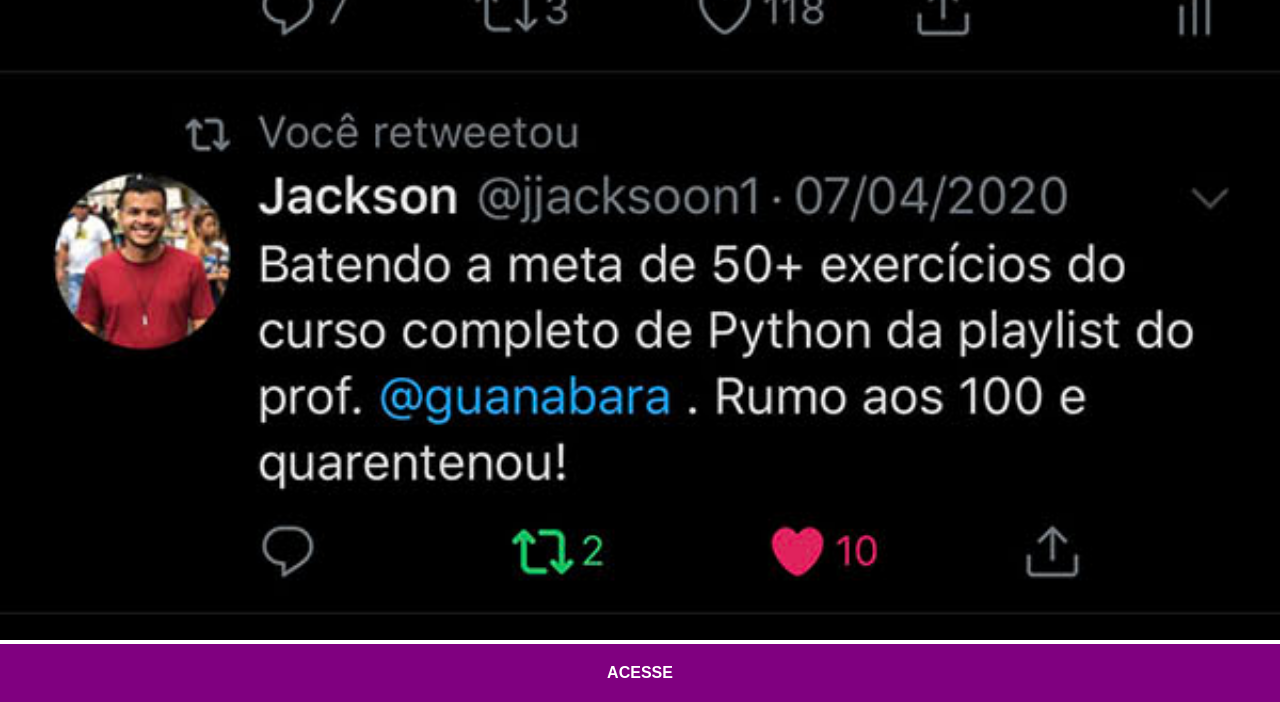
<file: tw.html>
<!DOCTYPE html>
<html lang="en">
<head>
    <meta charset="UTF-8">
    <meta name="viewport" content="width=device-width, initial-scale=1.0">
    <link rel="stylesheet" href="estilo/midiar.css">
    <title>Document</title>
</head>
<body>
    <img src="imagens/tela-twitter.jpg" alt="">
    <a href="https://twitter.com" target="_blank">ACESSE</a>
</body>
</html>
</file>
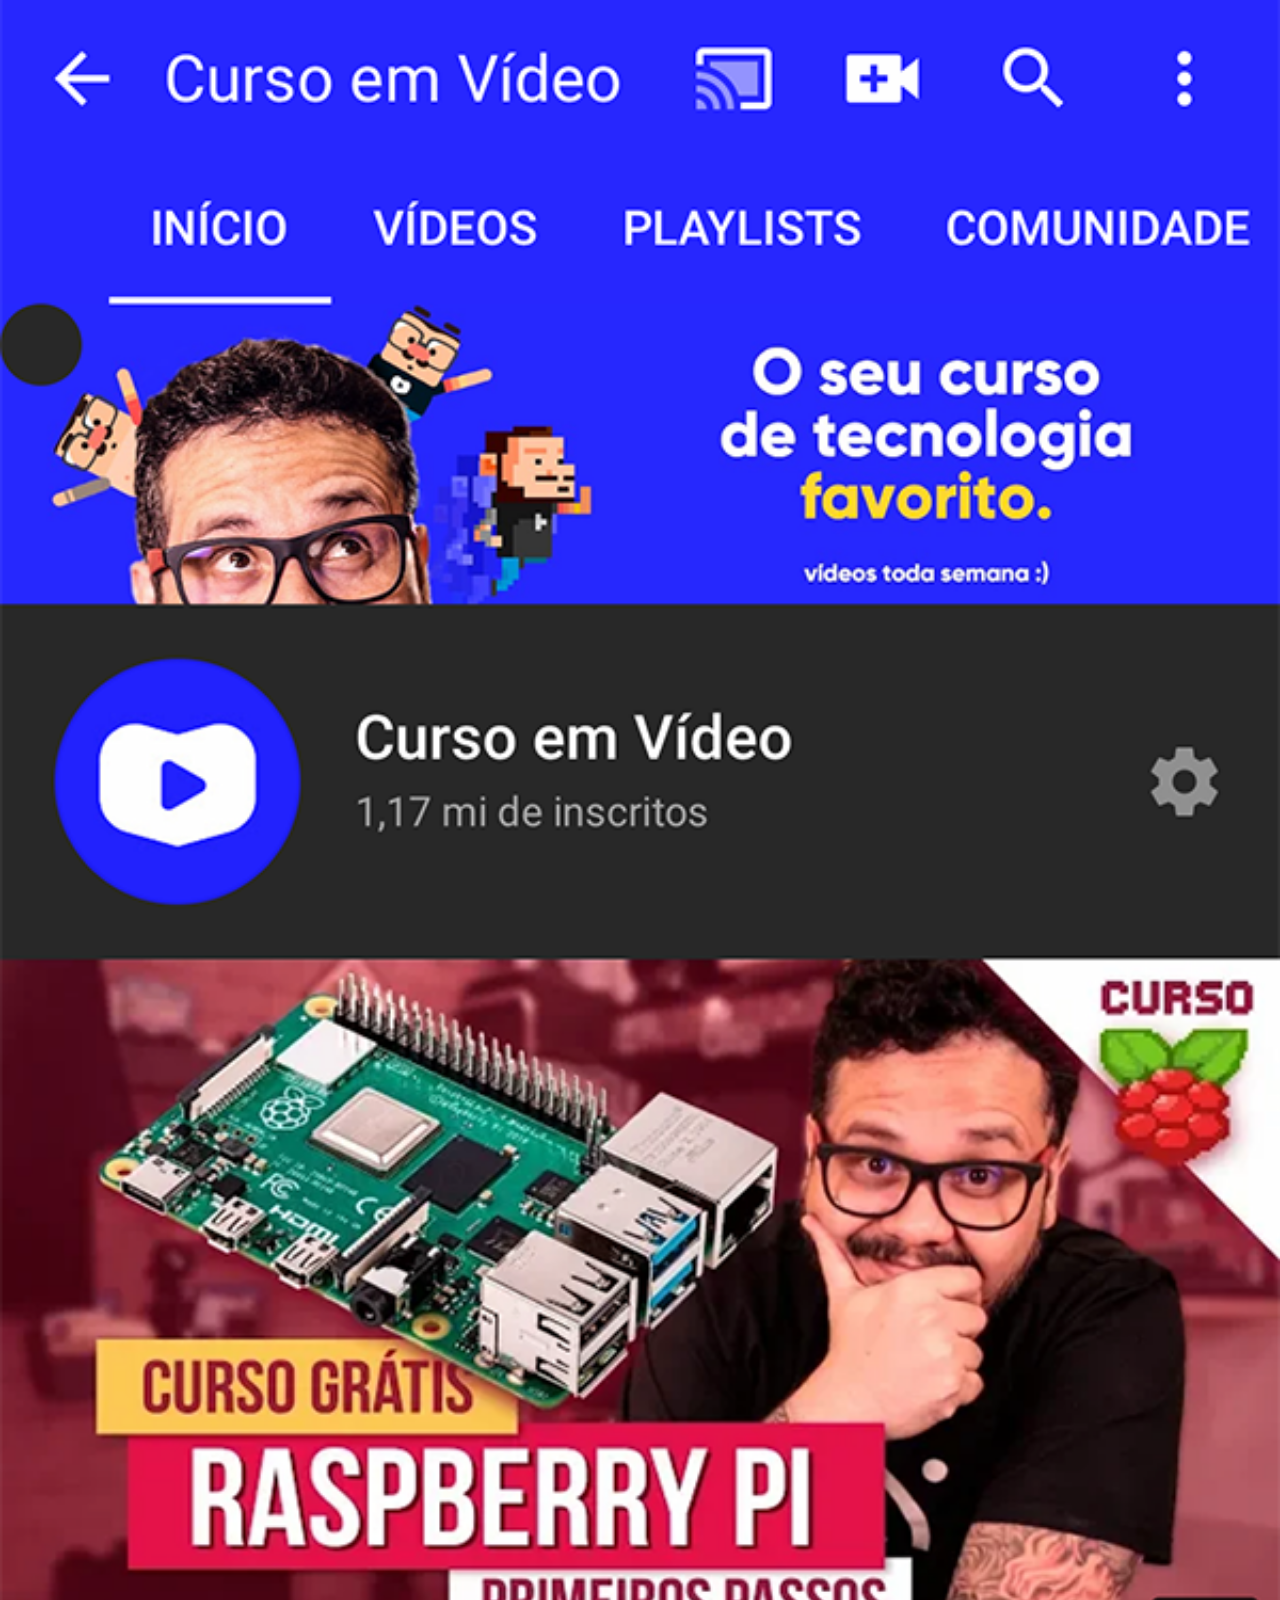
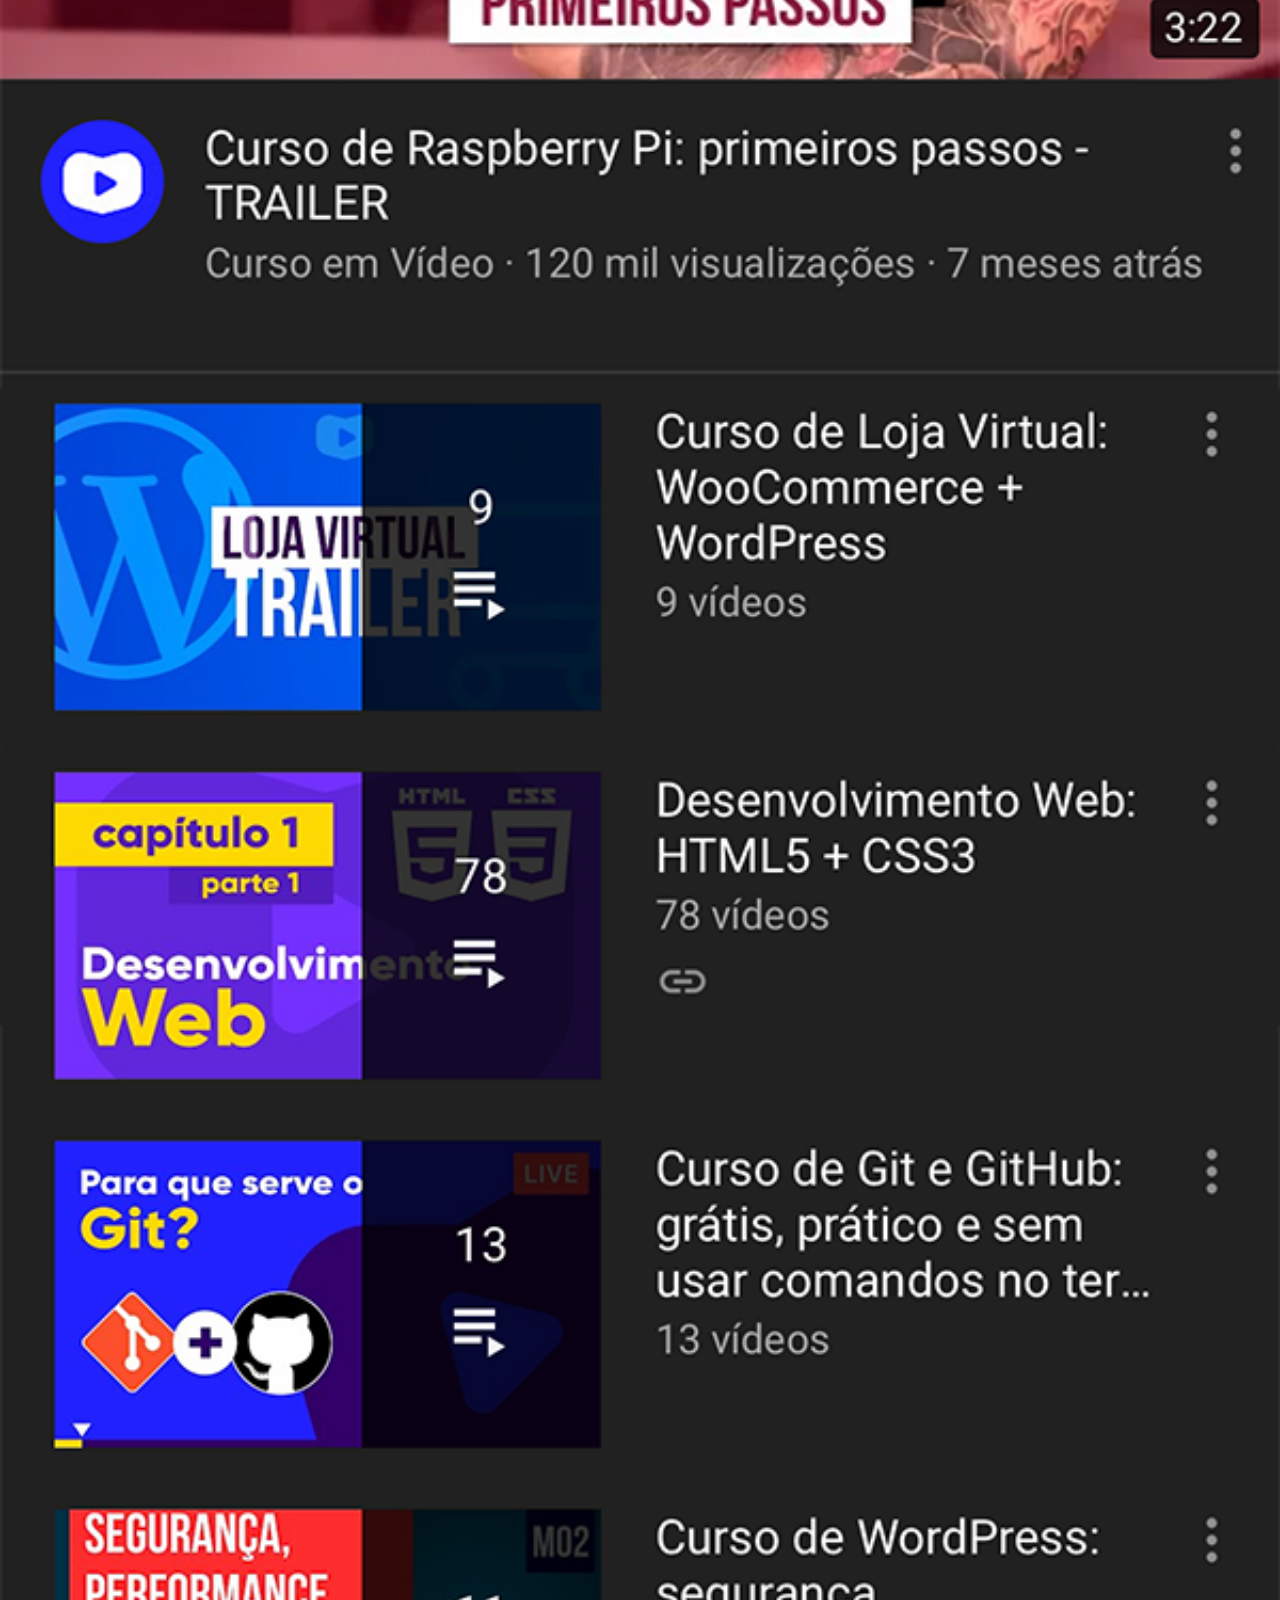
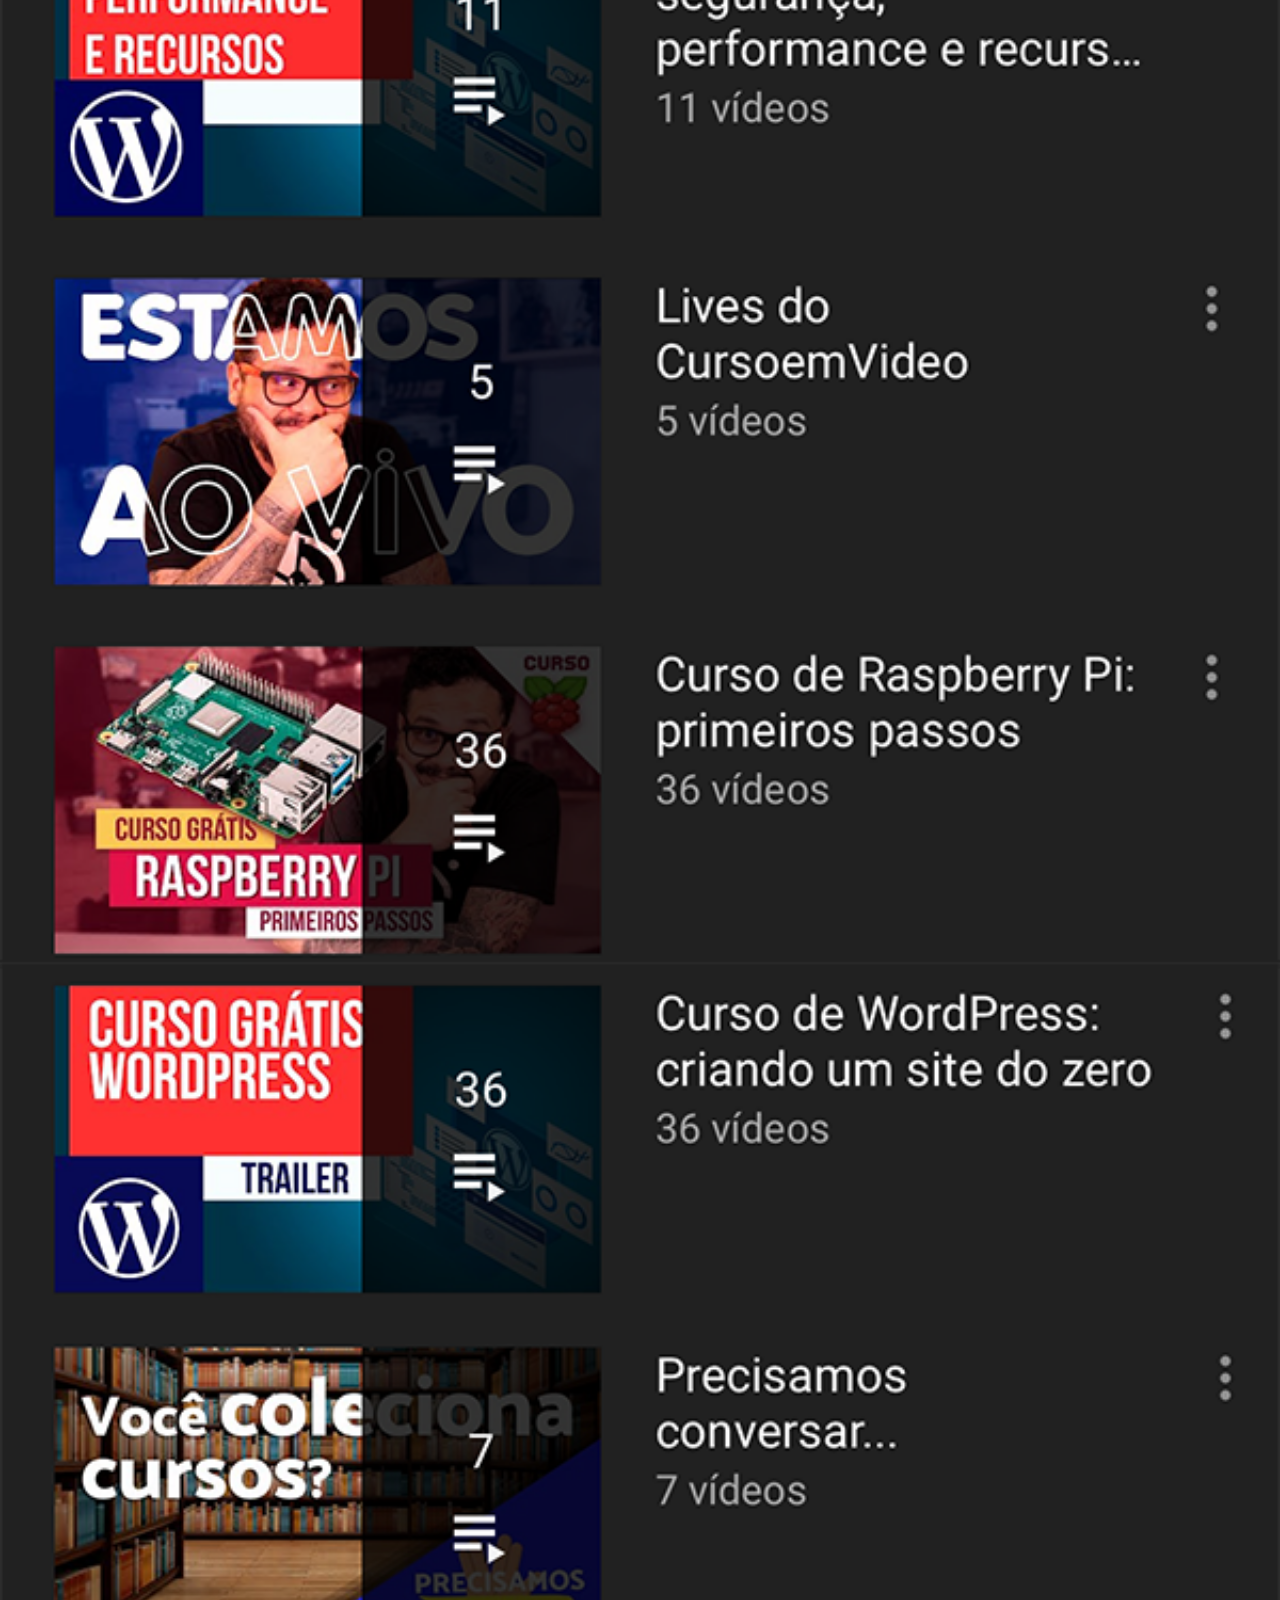
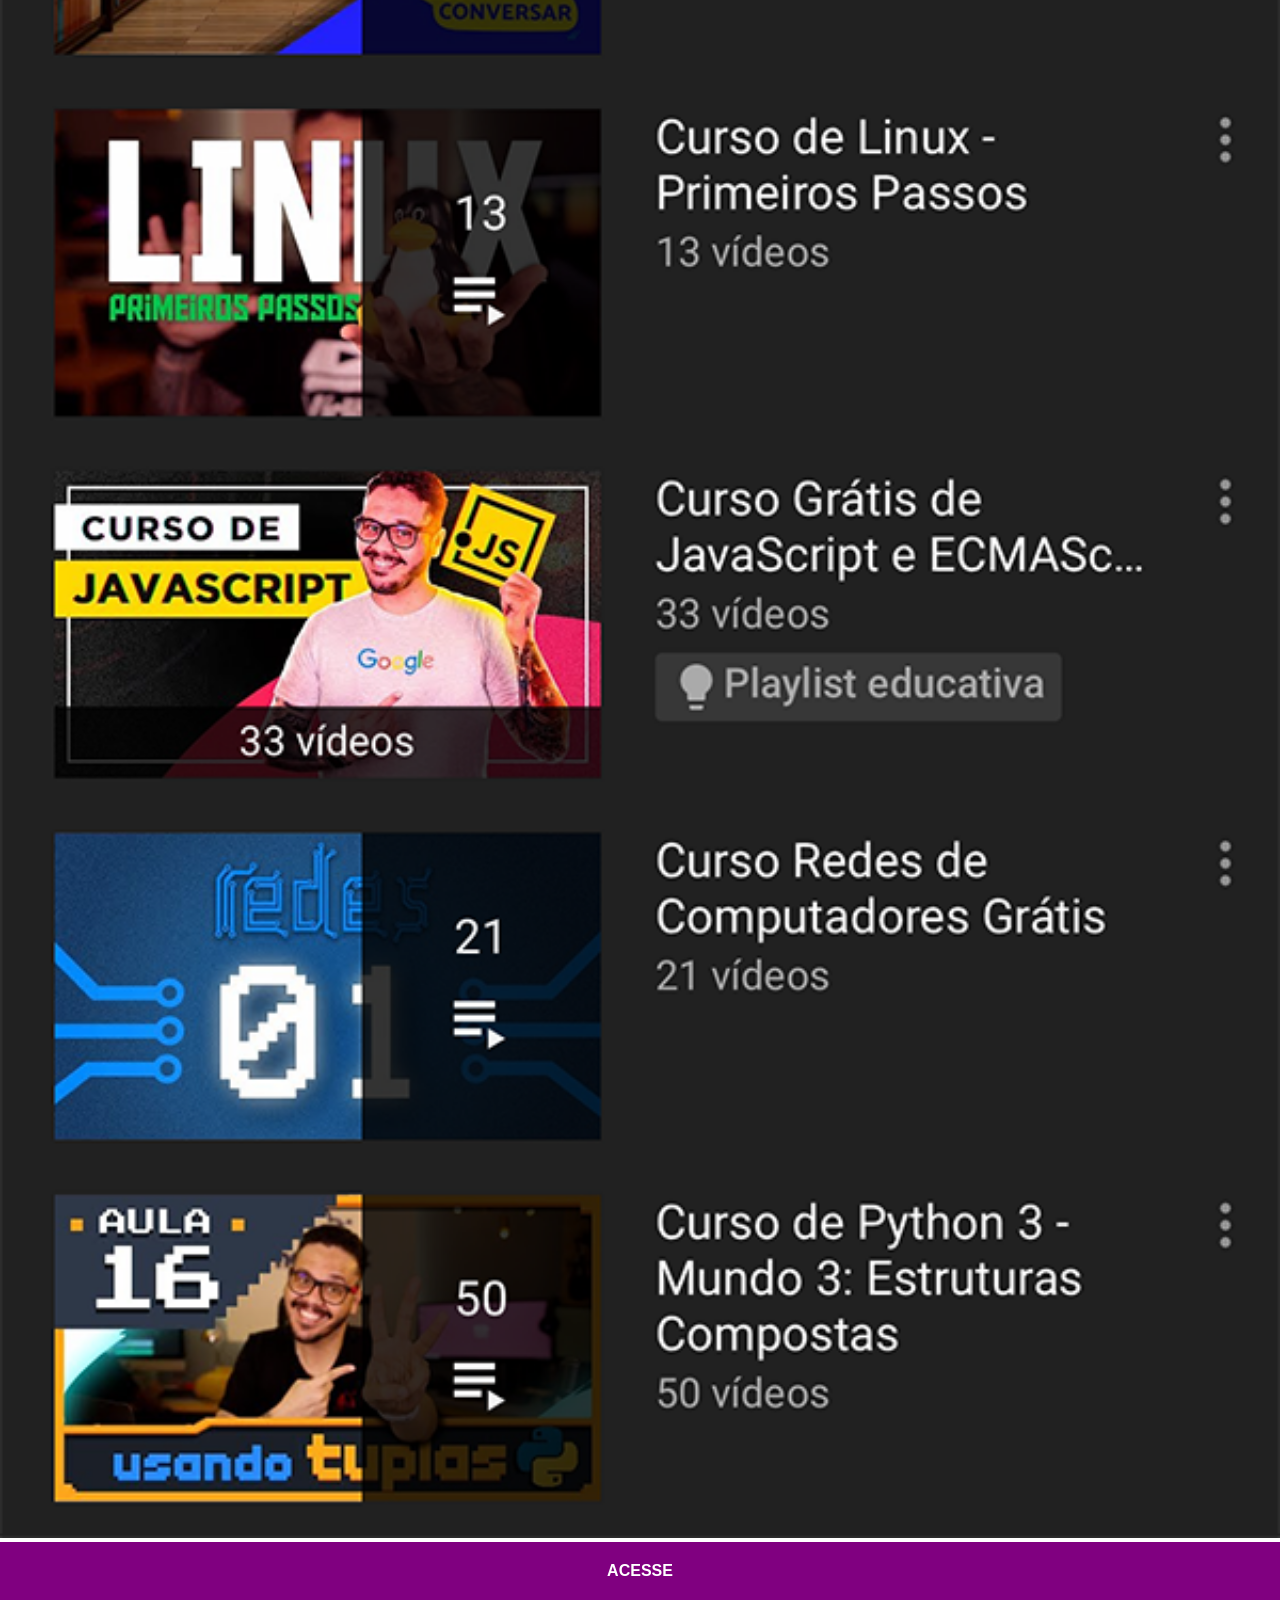
<file: yt.html>
<!DOCTYPE html>
<html lang="en">
<head>
    <meta charset="UTF-8">
    <meta name="viewport" content="width=device-width, initial-scale=1.0">
    <link rel="stylesheet" href="estilo/midiar.css">
    <title>Document</title>
</head>
<body>
    <img src="imagens/tela-youtube.png" alt="">
    <a href="https://www.youtube.com/@CursoemVideo/videos" target="_blank">ACESSE</a>
</body>
</html>
</file>
<file: estilo/style.css>
* {
    margin: 0px;
    padding: 0px;
    font-family: Arial, Helvetica, sans-serif;
}

html, body {
    height: 100vh;
    width: 100vw;
    background-color: black;
}

body {
    background: url('../imagens/fundo-madeira.jpg') no-repeat top center;
    background-size: cover;
    background-attachment: fixed ;
}

main {
    position: relative;
    height: 100vh;
}

section#fone {
    position: absolute;
    top: 50%;
    left: 50%;
    transform: translate(-50%, -50%);

    height: 627px;
    width: 311px;
    background-image: url("../imagens/frame-iphone.png");
}

iframe#tela{
    position: relative;
    top: 80px;
    left: 22px;
    width: 267px;
    height: 471px;
}

section#redes{
    text-align: end;
}

section#redes img {
    width: 50px;
    margin: 10px;
    border-radius: 100%;
    box-shadow: 2px 2px 5px rgba(0, 0, 0, 0.5);
}

section#redes img:hover {
    box-shadow: inset 25px 25px 40px black;
    transform: translate(2px, 2px);
    transition: transform .1s;
    
}
</file>
<file: estilo/midiar.css>
* {
    margin: 0px;
    font-family: Arial, Helvetica, sans-serif;
    padding: 0;
}

::-webkit-scrollbar {
    width: 0;
    height: 0;
}

img{
    width: 100vw;
}

a {
    display: block;
    background-color: purple;
    padding: 20px;
    text-align: center;
    font-weight: bolder;
    text-decoration: none;
    color: #fff;
}
</file>
